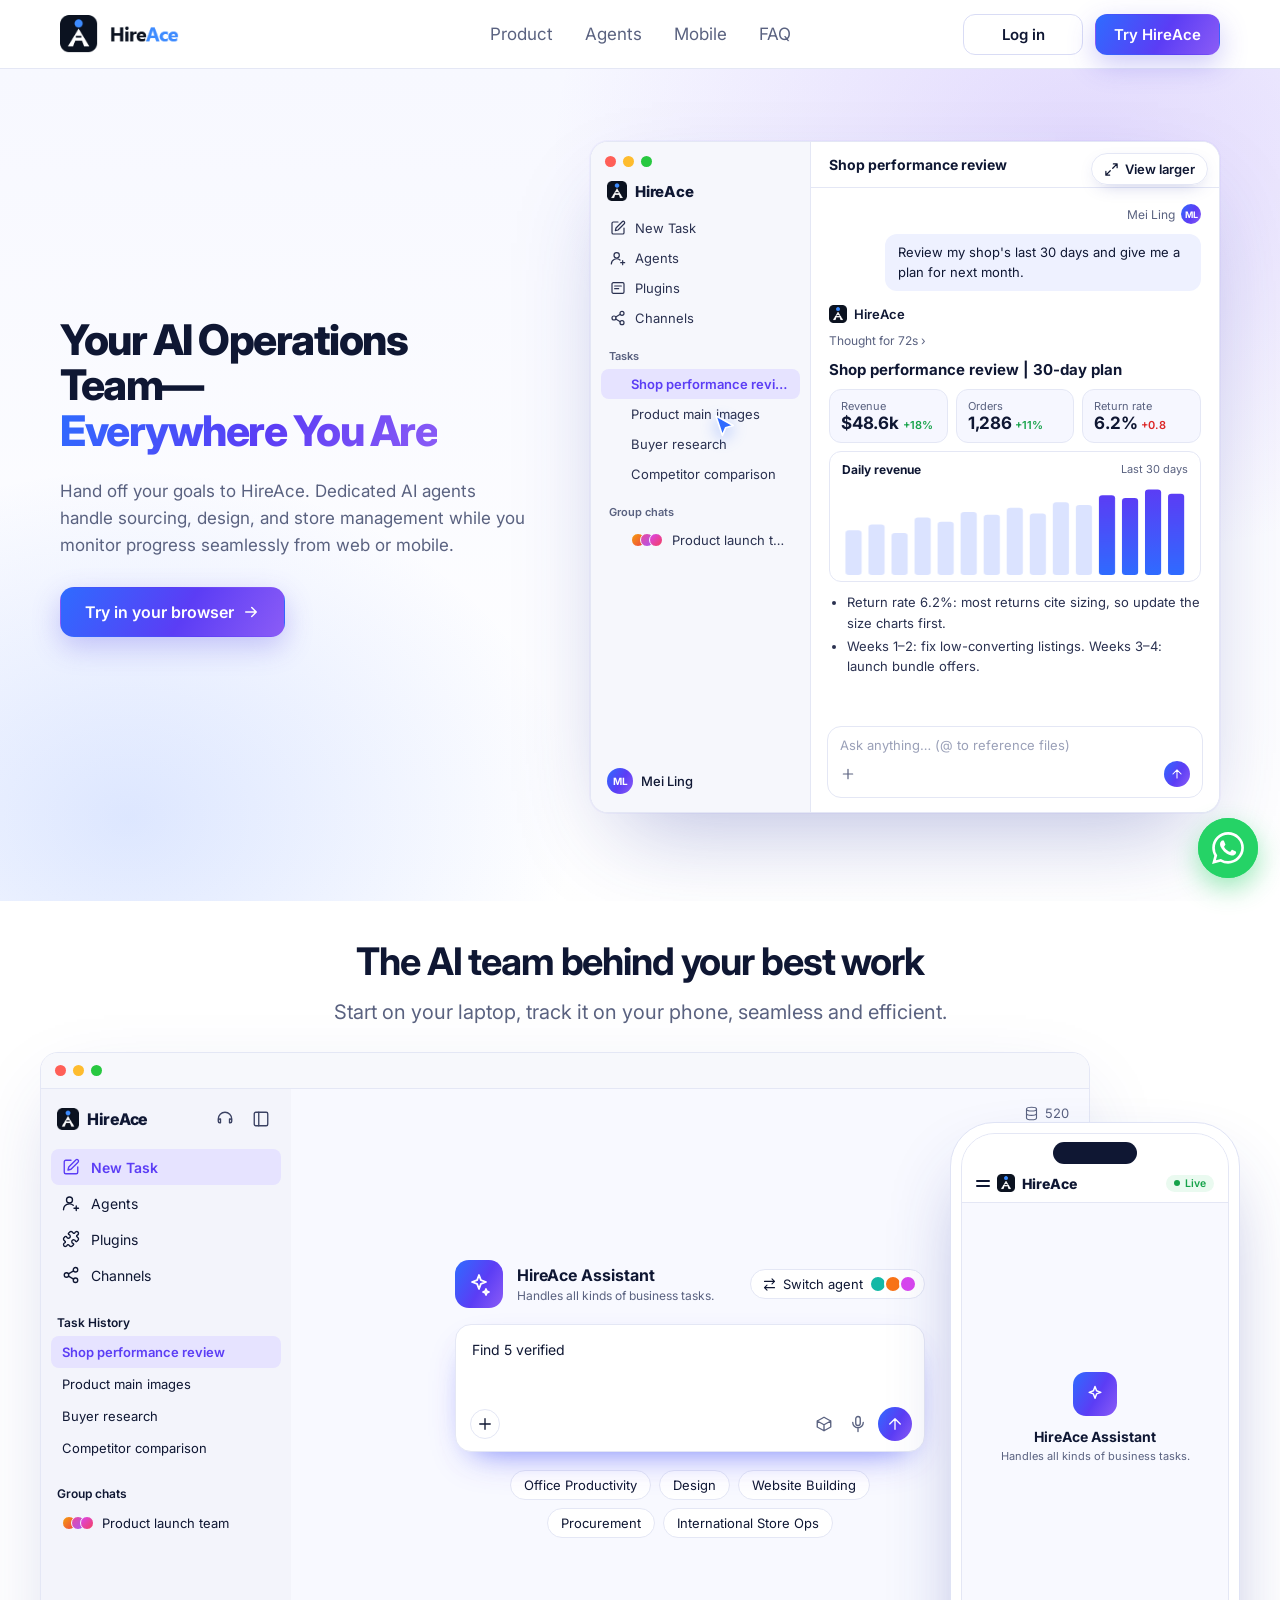
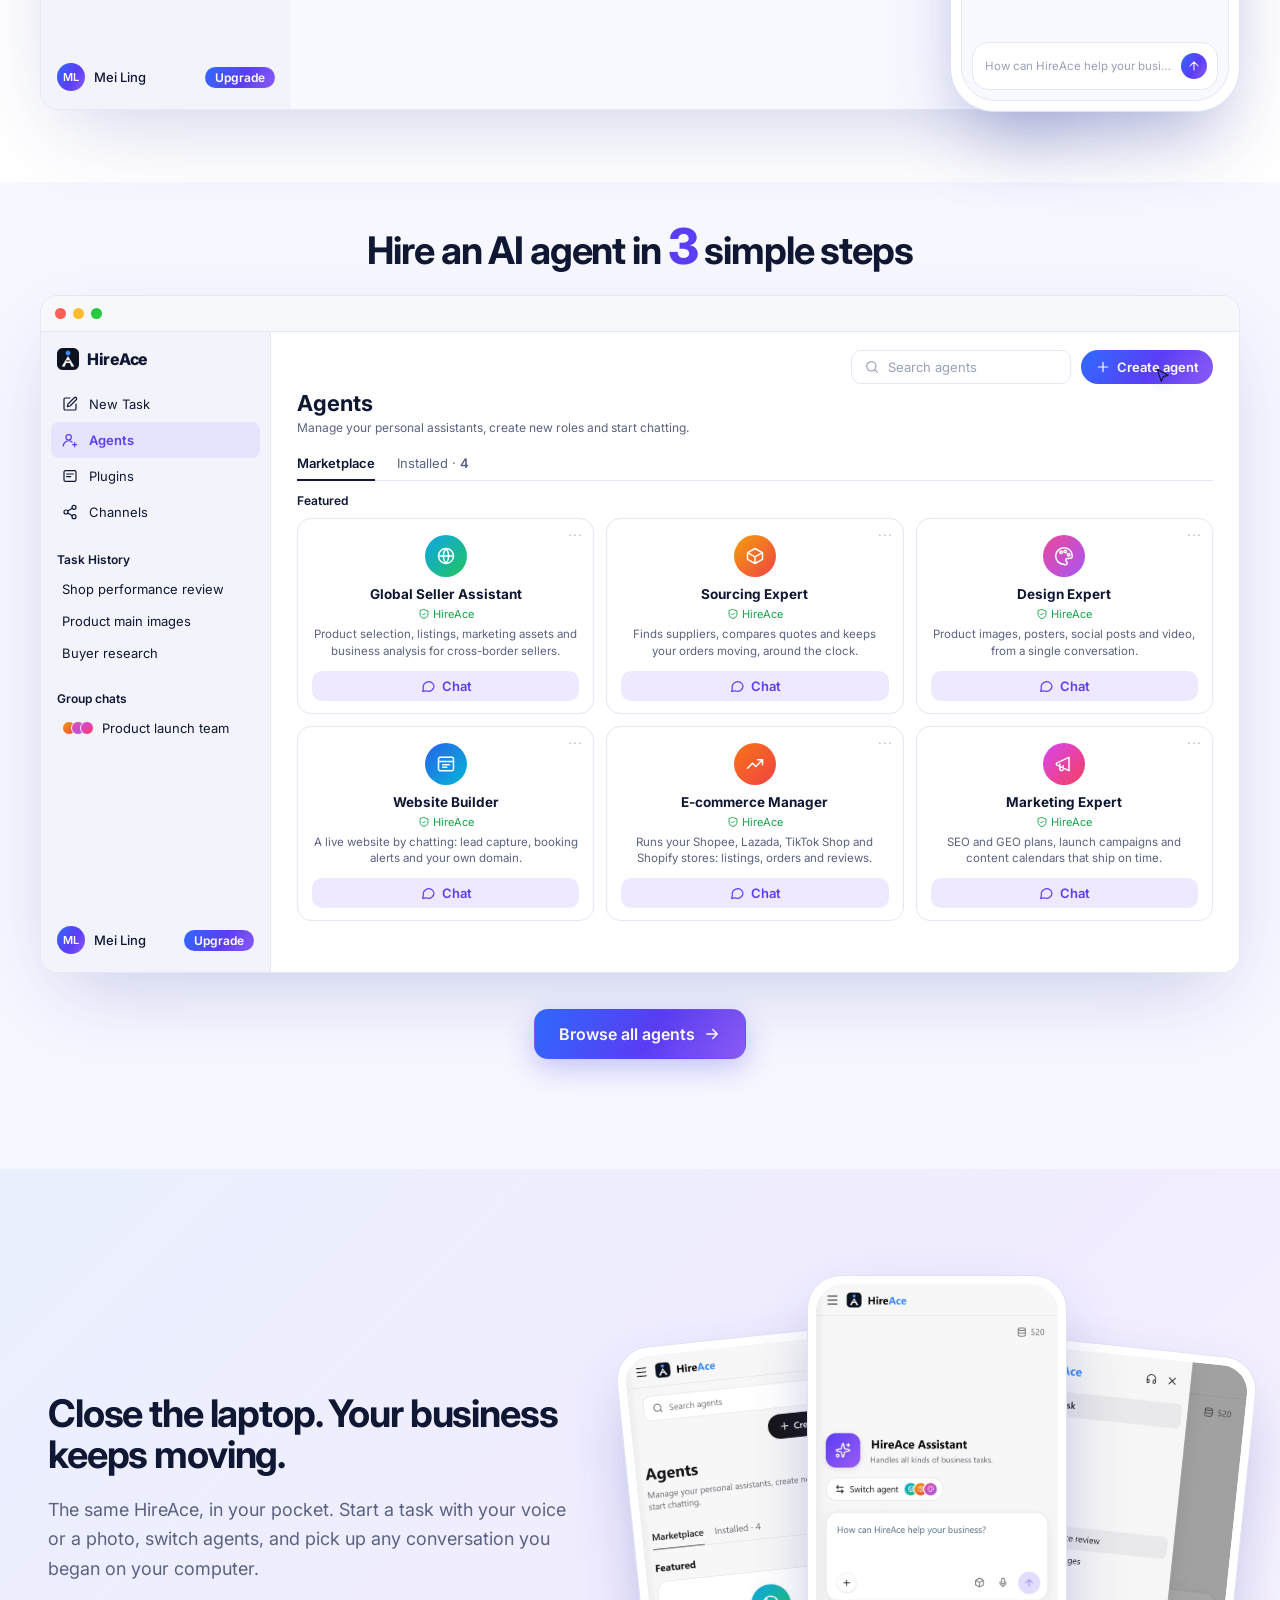
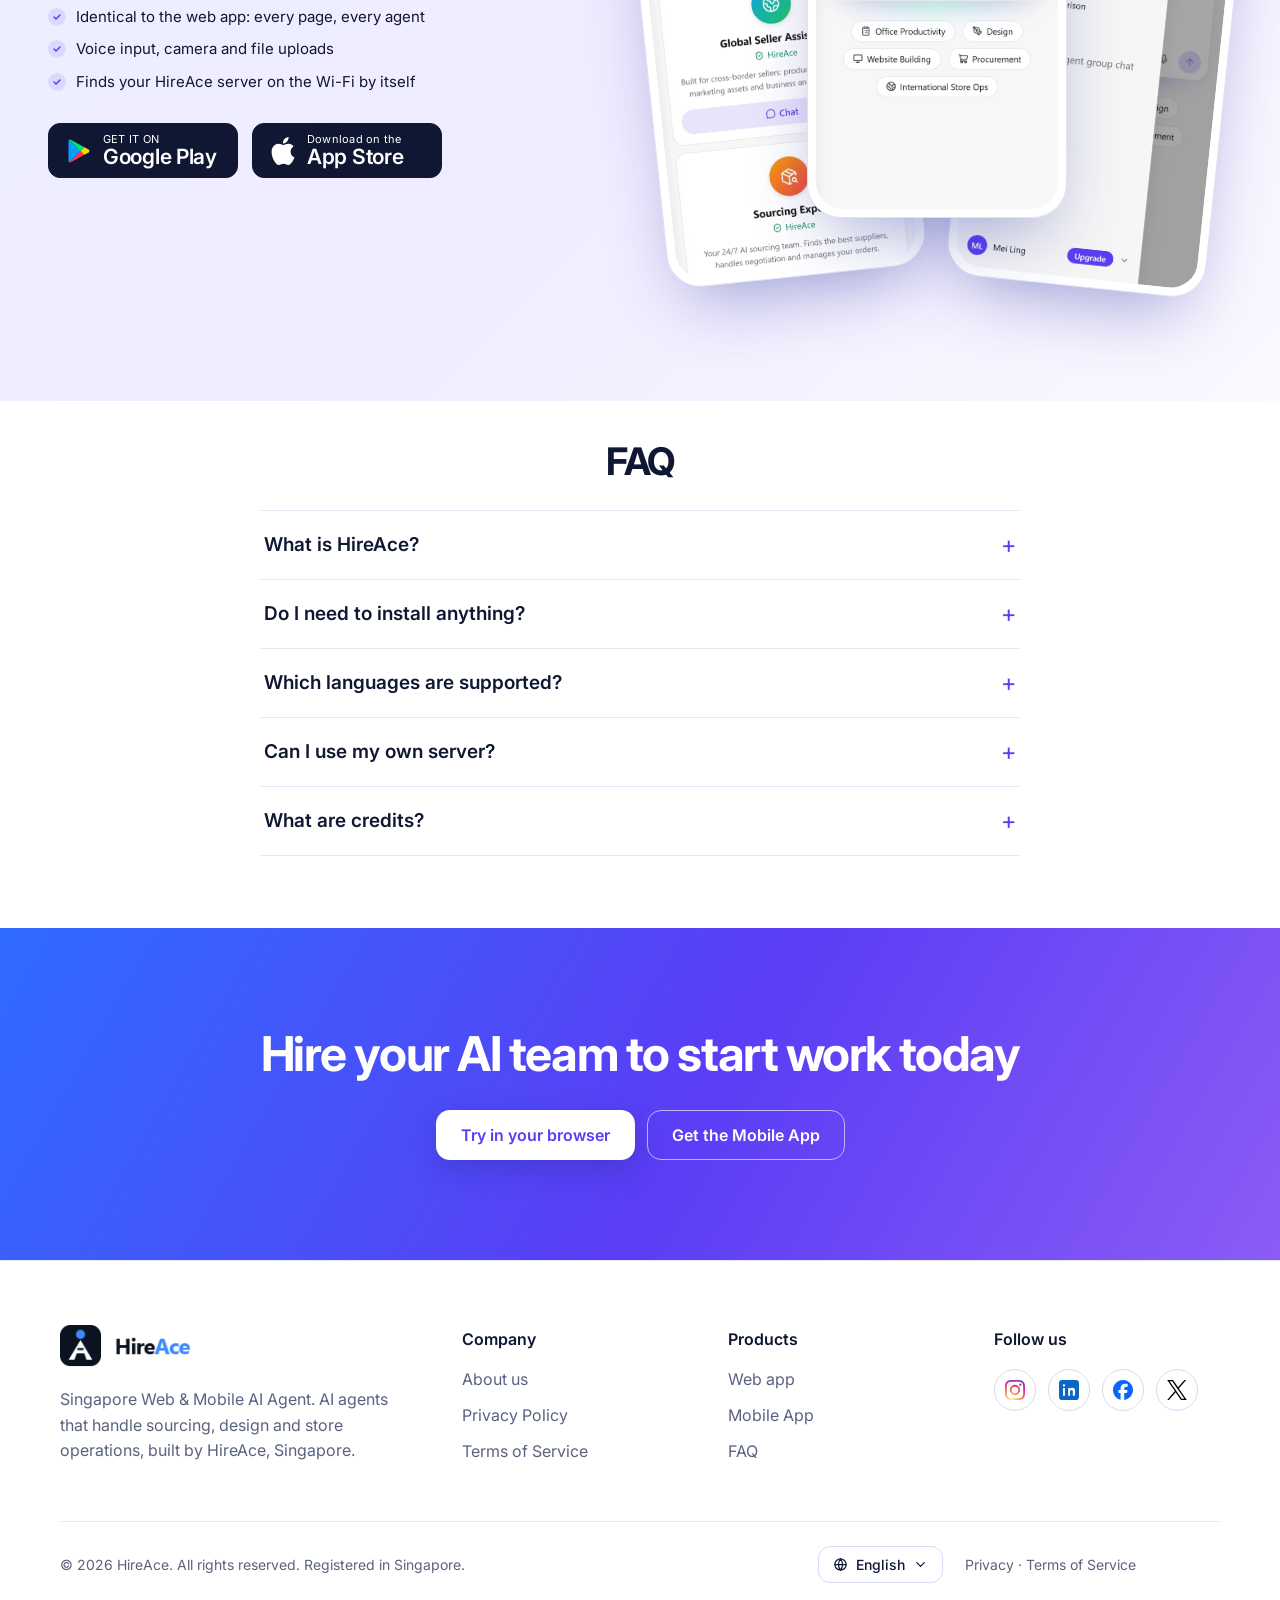
<file: index.html>
<!doctype html>
<html data-app-soon lang="en">
<head>
  <meta charset="utf-8" />
  <meta name="viewport" content="width=device-width, initial-scale=1" />
  <title>HireAce — Singapore Web &amp; Mobile AI Agent</title>
  <meta name="description" content="HireAce is your AI business team on the web and on your phone: specialist agents for sourcing, design, websites and store operations, in English, 中文 and Bahasa Melayu." />
  <meta property="og:title" content="HireAce — Singapore Web & Mobile AI Agent" />
  <meta property="og:description" content="Your AI business team on the web and on your phone." />
  <meta property="og:image" content="assets/img/desk-agents-light.webp?v=2" />
  <meta name="theme-color" content="#ffffff" />
  <link rel="icon" href="assets/img/logo.png?v=2" type="image/png" />
  <link rel="apple-touch-icon" href="assets/img/logo.png?v=2" />
  <link rel="preconnect" href="https://fonts.googleapis.com" />
  <link rel="preconnect" href="https://fonts.gstatic.com" crossorigin />
  <link href="https://fonts.googleapis.com/css2?family=Inter:wght@400;500;600;700;800&display=swap" rel="stylesheet" />
  <link rel="stylesheet" href="assets/styles.css?v=20261102c" />
</head>
<body>
  <!-- ============ NAV ============ -->
  <header class="nav" id="top">
    <div class="wrap nav-inner">
      <a class="brand" href="/main" aria-label="HireAce">
        <img class="brand-wordmark" src="assets/img/logo-wordmark.png?v=2" alt="HireAce" width="144" height="46" />
      </a>
      <nav class="nav-links" aria-label="Main">
        <a href="/product" data-i18n="nav.product">Product</a>
        <a href="/agents" data-i18n="nav.agents">Agents</a>
        <a href="/mobile" data-i18n="nav.mobile">Mobile</a>
        <a href="/faq" data-i18n="nav.faq">FAQ</a>
      </nav>
      <div class="nav-actions">
        <a class="nav-login" href="/task/app/login" data-i18n="nav.login">Log in</a>
        <a class="btn btn-light" href="/task/app/login" data-i18n="nav.try">Try HireAce</a>
        <button class="nav-burger" aria-label="Menu" aria-expanded="false"><span></span><span></span></button>
      </div>
    </div>
    <div class="nav-mobile" hidden>
      <a href="/product" data-i18n="nav.product">Product</a>
      <a href="/agents" data-i18n="nav.agents">Agents</a>
      <a href="/mobile" data-i18n="nav.mobile">Mobile</a>
      <a href="/faq" data-i18n="nav.faq">FAQ</a>
      <a class="btn btn-accent" href="/task/app/login" data-i18n="nav.try">Try HireAce</a>
    </div>
  </header>

  <main>
    <!-- ============ HERO (dark) ============ -->
    <section class="hero">
      <div class="hero-glow" aria-hidden="true"></div>
      <div class="wrap hero-inner">
        <div class="hero-copy">
          <h1 class="hero-title">
            <span class="line"><span data-i18n="hero.t1">Your AI Operations Team—</span></span>
            <span class="line"><span class="grad" data-i18n="hero.t2">Everywhere You Are</span></span>
          </h1>
          <p class="hero-sub" data-i18n="hero.sub">Hand off your goals to HireAce. Dedicated AI agents handle sourcing, design, and store management while you monitor progress seamlessly from web or mobile.</p>
          <div class="hero-ctas">
            <a class="btn btn-accent btn-lg" href="/task/app/login"><span data-i18n="hero.ctaWeb">Try in your browser</span> <svg class="i" viewBox="0 0 24 24"><path d="M5 12h14M13 6l6 6-6 6"/></svg></a>

          </div>

        </div>
        <!-- Live app mock: a cursor opens tasks and the chat fills in (visitors can click tasks too) -->
        <div class="hero-visual">
          <div class="window hx" id="hx">
            <div class="hx-body">
              <aside class="hx-side">
                <div class="hx-bar"><i></i><i></i><i></i></div>
                <div class="hx-brand"><img src="assets/img/logo.png?v=2" alt="" width="20" height="20" /><b>HireAce</b></div>
                <nav class="hx-nav">
                  <span><svg viewBox="0 0 24 24"><path d="M12 3H5a2 2 0 0 0-2 2v14a2 2 0 0 0 2 2h14a2 2 0 0 0 2-2v-7M18.4 2.6a2 2 0 0 1 3 3L12 15l-4 1 1-4z"/></svg><em data-i18n="demo.newTask">New Task</em></span>
                  <span><svg viewBox="0 0 24 24"><circle cx="10" cy="8" r="4"/><path d="M2 21a8 8 0 0 1 13-6M19 16v6M16 19h6"/></svg><em data-i18n="nav.agents">Agents</em></span>
                  <span><svg viewBox="0 0 24 24"><rect x="3" y="4" width="18" height="16" rx="2"/><path d="M7 9h10M7 13h6"/></svg><em data-i18n="demo.plugins">Plugins</em></span>
                  <span><svg viewBox="0 0 24 24"><circle cx="18" cy="5" r="3"/><circle cx="6" cy="12" r="3"/><circle cx="18" cy="19" r="3"/><path d="M8.6 13.5l6.8 4M15.4 6.5l-6.8 4"/></svg><em data-i18n="demo.channels">Channels</em></span>
                </nav>
                <p class="hx-sec" data-i18n="hx.tasks">Tasks</p>
                <div class="hx-tasks">
                  <button type="button" data-task="0"><span class="hx-spin"></span><em data-i18n="demo.t1">Shop performance review</em></button>
                  <button type="button" data-task="1"><span class="hx-spin"></span><em data-i18n="demo.t2">Product main images</em></button>
                  <button type="button" data-task="2"><span class="hx-spin"></span><em data-i18n="demo.t3">Buyer research</em></button>
                  <button type="button" data-task="3"><span class="hx-spin"></span><em data-i18n="demo.t4">Competitor comparison</em></button>
                </div>
                <p class="hx-sec" data-i18n="hx.groups">Group chats</p>
                <div class="hx-tasks">
                  <button type="button" data-task="4"><span class="hx-spin"></span><span class="hx-gstack"><i style="--c1:#f59e0b;--c2:#ef4444"></i><i style="--c1:#ec4899;--c2:#a855f7"></i><i style="--c1:#d946ef;--c2:#f43f5e"></i></span><em data-i18n="demo.t5">Product launch team</em></button>
                </div>
                <div class="hx-user"><span>ML</span><b>Mei Ling</b></div>
              </aside>
              <section class="hx-main">
                <header class="hx-head"><b class="hx-title"></b></header>
                <div class="hx-chat" aria-live="polite"></div>
                <div class="hx-composer">
                  <span data-i18n="hx.ask">Ask anything… (@ to reference files)</span>
                  <div><svg viewBox="0 0 24 24"><path d="M12 5v14M5 12h14"/></svg><i></i><b><svg viewBox="0 0 24 24"><path d="M12 19V5M5 12l7-7 7 7"/></svg></b></div>
                </div>
              </section>
            </div>
            <div class="hx-cursor" aria-hidden="true">
              <svg viewBox="0 0 24 24"><path d="M4 2l16 9-7 2-3 7z"/></svg>
              <span data-i18n="hx.click">Click to explore</span>
            </div>
          </div>
        </div>
      </div>
    </section>

    <!-- ============ PRODUCT (light, serif) ============ -->
    <section class="section light" id="product">
      <div class="wrap center">
        <h2 class="serif display" data-i18n="product.title">The AI team behind your best work</h2>
        <p class="lead" data-i18n="product.sub">Start on your laptop, track it on your phone, seamless and efficient.</p>
      </div>
      <!-- Interactive preview of the New Task screen: type, press Enter, get a "this is a preview" reply -->
      <div class="wrap showcase duo reveal">
        <div class="window light-window demo" id="demo">
          <div class="window-bar"><i></i><i></i><i></i></div>
          <div class="demo-body">
            <aside class="demo-side">
              <div class="demo-brand"><img src="assets/img/logo.png?v=2" alt="" width="22" height="22" /><b>HireAce</b>
                <span class="demo-ico"><svg viewBox="0 0 24 24"><path d="M3 14v-2a9 9 0 0 1 18 0v2M21 15a2 2 0 0 1-2 2h-1v-5h1a2 2 0 0 1 2 2zM3 15a2 2 0 0 0 2 2h1v-5H5a2 2 0 0 0-2 2z"/></svg></span>
                <span class="demo-ico"><svg viewBox="0 0 24 24"><rect x="3" y="3" width="18" height="18" rx="2"/><path d="M9 3v18"/></svg></span>
              </div>
              <nav class="demo-nav">
                <a class="on"><svg viewBox="0 0 24 24"><path d="M12 3H5a2 2 0 0 0-2 2v14a2 2 0 0 0 2 2h14a2 2 0 0 0 2-2v-7M18.4 2.6a2 2 0 0 1 3 3L12 15l-4 1 1-4z"/></svg><span data-i18n="demo.newTask">New Task</span></a>
                <a><svg viewBox="0 0 24 24"><circle cx="10" cy="8" r="4"/><path d="M2 21a8 8 0 0 1 13-6M19 16v6M16 19h6"/></svg><span data-i18n="nav.agents">Agents</span></a>
                <a><svg viewBox="0 0 24 24"><path d="M19.44 7.85c-.05.32.06.65.29.88l1.57 1.57c.47.47.7 1.09.7 1.7s-.23 1.24-.7 1.71l-1.61 1.61a.98.98 0 0 1-.84.28c-.47-.07-.8-.48-.97-.93a2.5 2.5 0 1 0-3.21 3.21c.45.17.86.5.93.97a.98.98 0 0 1-.28.84l-1.61 1.61a2.4 2.4 0 0 1-1.7.7 2.4 2.4 0 0 1-1.7-.7l-1.57-1.57a1.03 1.03 0 0 0-.88-.29c-.49.07-.84.5-1.02.97a2.5 2.5 0 1 1-3.24-3.24c.46-.18.9-.53.97-1.02a1.03 1.03 0 0 0-.29-.88l-1.57-1.57A2.4 2.4 0 0 1 2 12c0-.62.24-1.23.7-1.7l1.53-1.53c.24-.24.58-.35.92-.3.51.08.88.53 1.07 1.01a2.5 2.5 0 1 0 3.26-3.26c-.48-.2-.93-.56-1.01-1.07-.05-.34.06-.68.3-.92L10.3 2.7A2.4 2.4 0 0 1 12 2c.62 0 1.23.24 1.7.7l1.57 1.57c.23.23.56.34.88.29.49-.07.84-.5 1.02-.97a2.5 2.5 0 1 1 3.24 3.24c-.46.18-.9.53-.97 1.02z"/></svg><span data-i18n="demo.plugins">Plugins</span></a>
                <a><svg viewBox="0 0 24 24"><circle cx="18" cy="5" r="3"/><circle cx="6" cy="12" r="3"/><circle cx="18" cy="19" r="3"/><path d="M8.6 13.5l6.8 4M15.4 6.5l-6.8 4"/></svg><span data-i18n="demo.channels">Channels</span></a>
              </nav>
              <p class="demo-sec" data-i18n="demo.history">Task History</p>
              <div class="demo-tasks">
                <a class="on" data-i18n="demo.t1">Shop performance review</a>
                <a data-i18n="demo.t2">Product main images</a>
                <a data-i18n="demo.t3">Buyer research</a>
                <a data-i18n="demo.t4">Competitor comparison</a>
              </div>
              <p class="demo-sec" data-i18n="hx.groups">Group chats</p>
              <div class="demo-tasks demo-groups">
                <a><span class="hx-gstack"><i style="--c1:#f59e0b;--c2:#ef4444"></i><i style="--c1:#ec4899;--c2:#a855f7"></i><i style="--c1:#d946ef;--c2:#f43f5e"></i></span><span data-i18n="demo.t5">Product launch team</span></a>
              </div>
              <div class="demo-user"><span>ML</span><b>Mei Ling</b><em data-i18n="demo.upgrade">Upgrade</em></div>
            </aside>

            <section class="demo-main">
              <div class="demo-credits"><svg viewBox="0 0 24 24"><ellipse cx="12" cy="5" rx="8" ry="3"/><path d="M4 5v14c0 1.7 3.6 3 8 3s8-1.3 8-3V5M4 12c0 1.7 3.6 3 8 3s8-1.3 8-3"/></svg>520</div>

              <!-- Home (before sending) -->
              <div class="demo-home">
                <div class="demo-head">
                  <span class="demo-av"><svg viewBox="0 0 24 24"><path d="M12 3l1.9 5.1L19 10l-5.1 1.9L12 17l-1.9-5.1L5 10l5.1-1.9zM19 17l.8 2.2L22 20l-2.2.8L19 23l-.8-2.2L16 20l2.2-.8z"/></svg></span>
                  <div><b data-i18n="demo.agent">HireAce Assistant</b><small data-i18n="demo.agentDesc">Handles all kinds of business tasks.</small></div>
                  <span class="demo-switch"><svg viewBox="0 0 24 24"><path d="M16 3l4 4-4 4M20 7H4M8 21l-4-4 4-4M4 17h16"/></svg><span data-i18n="demo.switch">Switch agent</span><i style="--c:#14b8a6"></i><i style="--c:#f97316"></i><i style="--c:#d946ef"></i></span>
                </div>
              </div>

              <!-- Conversation (after sending) -->
              <div class="demo-chat" aria-live="polite"></div>

              <form class="demo-composer" autocomplete="off">
                <textarea rows="3" data-i18n-placeholder="demo.placeholder" placeholder="How can HireAce help your business?" aria-label="Message"></textarea>
                <div class="demo-bar">
                  <span class="demo-round"><svg viewBox="0 0 24 24"><path d="M12 5v14M5 12h14"/></svg></span>
                  <span class="demo-spacer"></span>
                  <span class="demo-ico"><svg viewBox="0 0 24 24"><path d="M21 8l-9-5-9 5 9 5 9-5zM3 8v8l9 5 9-5V8M12 13v8"/></svg></span>
                  <span class="demo-ico"><svg viewBox="0 0 24 24"><rect x="9" y="2" width="6" height="12" rx="3"/><path d="M5 10a7 7 0 0 0 14 0M12 17v5"/></svg></span>
                  <button type="submit" class="demo-send" aria-label="Send" disabled><svg viewBox="0 0 24 24"><path d="M12 19V5M5 12l7-7 7 7"/></svg></button>
                </div>
              </form>
              <div class="demo-chips">
                <button type="button" data-i18n="demo.c1" data-prompt="demo.p1">Office Productivity</button>
                <button type="button" data-i18n="demo.c2" data-prompt="demo.p2">Design</button>
                <button type="button" data-i18n="demo.c3" data-prompt="demo.p3">Website Building</button>
                <button type="button" data-i18n="demo.c4" data-prompt="demo.p4">Procurement</button>
                <button type="button" data-i18n="demo.c5" data-prompt="demo.p5">International Store Ops</button>
              </div>
            </section>
          </div>
        </div>

        <!-- Phone mirror: the same task running on Android at the same time -->
        <div class="demo-phone" aria-hidden="true">
          <div class="dp-screen">
            <div class="dp-notch"></div>
            <div class="dp-top"><span class="dp-burger"><i></i><i></i></span><img src="assets/img/logo.png?v=2" alt="" width="18" height="18" /><b>HireAce</b><span class="dp-live" data-i18n="auto.live">Live</span></div>
            <div class="dp-home">
              <span class="dp-av"><svg viewBox="0 0 24 24"><path d="M12 3l1.9 5.1L19 10l-5.1 1.9L12 17l-1.9-5.1L5 10l5.1-1.9z"/></svg></span>
              <b data-i18n="demo.agent">HireAce Assistant</b>
              <small data-i18n="demo.agentDesc">Handles all kinds of business tasks.</small>
            </div>
            <div class="dp-chat"></div>
            <div class="dp-composer"><span data-i18n="demo.placeholder">How can HireAce help your business?</span><b><svg viewBox="0 0 24 24"><path d="M12 19V5M5 12l7-7 7 7"/></svg></b></div>
          </div>
        </div>
      </div>
    </section>

    <!-- ============ AGENTS GALLERY ============ -->
    <section class="section soft" id="agents">
      <div class="wrap center">
        <h2 class="serif display sm" data-i18n="agents.title">Hire an AI agent in <span class="num-hl">3</span> simple steps</h2>
      </div>
      <!-- Live copy of the app's Agents page: a cursor adds an agent and creates a custom one (visitors can click too) -->
      <div class="wrap agmock-wrap reveal">
        <div class="window light-window agmock" id="agmock">
          <div class="window-bar"><i></i><i></i><i></i></div>
          <div class="ag-body">
            <aside class="demo-side ag-side">
              <div class="demo-brand"><img src="assets/img/logo.png?v=2" alt="" width="22" height="22" /><b>HireAce</b></div>
              <nav class="demo-nav">
                <a><svg viewBox="0 0 24 24"><path d="M12 3H5a2 2 0 0 0-2 2v14a2 2 0 0 0 2 2h14a2 2 0 0 0 2-2v-7M18.4 2.6a2 2 0 0 1 3 3L12 15l-4 1 1-4z"/></svg><span data-i18n="demo.newTask">New Task</span></a>
                <a class="on"><svg viewBox="0 0 24 24"><circle cx="10" cy="8" r="4"/><path d="M2 21a8 8 0 0 1 13-6M19 16v6M16 19h6"/></svg><span data-i18n="nav.agents">Agents</span></a>
                <a><svg viewBox="0 0 24 24"><rect x="3" y="4" width="18" height="16" rx="2"/><path d="M7 9h10M7 13h6"/></svg><span data-i18n="demo.plugins">Plugins</span></a>
                <a><svg viewBox="0 0 24 24"><circle cx="18" cy="5" r="3"/><circle cx="6" cy="12" r="3"/><circle cx="18" cy="19" r="3"/><path d="M8.6 13.5l6.8 4M15.4 6.5l-6.8 4"/></svg><span data-i18n="demo.channels">Channels</span></a>
              </nav>
              <p class="demo-sec" data-i18n="demo.history">Task History</p>
              <div class="demo-tasks">
                <a data-i18n="demo.t1">Shop performance review</a>
                <a data-i18n="demo.t2">Product main images</a>
                <a data-i18n="demo.t3">Buyer research</a>
              </div>
              <p class="demo-sec" data-i18n="hx.groups">Group chats</p>
              <div class="demo-tasks demo-groups">
                <a><span class="hx-gstack"><i style="--c1:#f59e0b;--c2:#ef4444"></i><i style="--c1:#ec4899;--c2:#a855f7"></i><i style="--c1:#d946ef;--c2:#f43f5e"></i></span><span data-i18n="demo.t5">Product launch team</span></a>
              </div>
              <div class="demo-user"><span>ML</span><b>Mei Ling</b><em data-i18n="demo.upgrade">Upgrade</em></div>
            </aside>
            <section class="ag-main">
              <div class="ag-top">
                <div class="ag-search"><svg viewBox="0 0 24 24"><circle cx="11" cy="11" r="7"/><path d="M20 20l-4-4"/></svg><span data-i18n="ag.search">Search agents</span></div>
                <button type="button" class="ag-create"><svg viewBox="0 0 24 24"><path d="M12 5v14M5 12h14"/></svg><span data-i18n="ag.create">Create agent</span></button>
              </div>
              <h3 data-i18n="nav.agents">Agents</h3>
              <p class="ag-sub" data-i18n="ag.sub">Manage your personal assistants, create new roles and start chatting.</p>
              <div class="ag-tabs"><span class="on" data-i18n="ag.market">Marketplace</span><span><em data-i18n="ag.installed">Installed</em> · <b class="ag-count">4</b></span></div>
              <p class="ag-sec" data-i18n="ag.featured">Featured</p>
              <div class="ag-grid">
            <div class="ag-card" data-agent="1">
              <span class="ag-more">···</span>
              <span class="ag-av" style="--c1:#0ea5e9;--c2:#22c55e"><svg viewBox="0 0 24 24"><circle cx="12" cy="12" r="9"/><path d="M3 12h18M12 3a14 14 0 0 1 0 18M12 3a14 14 0 0 0 0 18"/></svg></span>
              <b data-i18n="a1.name"></b>
              <span class="ag-by"><svg viewBox="0 0 24 24"><path d="M12 3l8 3v6c0 4.5-3.4 8.3-8 9-4.6-.7-8-4.5-8-9V6z"/><path d="M9 12l2 2 4-4"/></svg>HireAce</span>
              <p data-i18n="a1.desc"></p>
              <button type="button" class="ag-chat"><svg viewBox="0 0 24 24"><path d="M21 12a8 8 0 0 1-11.5 7.2L4 20l1-4.6A8 8 0 1 1 21 12z"/></svg><span data-i18n="ag.chat">Chat</span></button>
            </div>
            <div class="ag-card" data-agent="2">
              <span class="ag-more">···</span>
              <span class="ag-av" style="--c1:#f59e0b;--c2:#ef4444"><svg viewBox="0 0 24 24"><path d="M21 8l-9-5-9 5 9 5 9-5zM3 8v8l9 5 9-5V8M12 13v8"/></svg></span>
              <b data-i18n="a2.name"></b>
              <span class="ag-by"><svg viewBox="0 0 24 24"><path d="M12 3l8 3v6c0 4.5-3.4 8.3-8 9-4.6-.7-8-4.5-8-9V6z"/><path d="M9 12l2 2 4-4"/></svg>HireAce</span>
              <p data-i18n="a2.desc"></p>
              <button type="button" class="ag-chat"><svg viewBox="0 0 24 24"><path d="M21 12a8 8 0 0 1-11.5 7.2L4 20l1-4.6A8 8 0 1 1 21 12z"/></svg><span data-i18n="ag.chat">Chat</span></button>
            </div>
            <div class="ag-card" data-agent="3">
              <span class="ag-more">···</span>
              <span class="ag-av" style="--c1:#ec4899;--c2:#a855f7"><svg viewBox="0 0 24 24"><circle cx="13.5" cy="6.5" r="1.5"/><circle cx="17.5" cy="10.5" r="1.5"/><circle cx="8.5" cy="7.5" r="1.5"/><path d="M12 22a10 10 0 1 1 10-10c0 2-2 3-4 3h-2a2 2 0 0 0-1 3.7A2 2 0 0 1 12 22z"/></svg></span>
              <b data-i18n="a3.name"></b>
              <span class="ag-by"><svg viewBox="0 0 24 24"><path d="M12 3l8 3v6c0 4.5-3.4 8.3-8 9-4.6-.7-8-4.5-8-9V6z"/><path d="M9 12l2 2 4-4"/></svg>HireAce</span>
              <p data-i18n="a3.desc"></p>
              <button type="button" class="ag-chat"><svg viewBox="0 0 24 24"><path d="M21 12a8 8 0 0 1-11.5 7.2L4 20l1-4.6A8 8 0 1 1 21 12z"/></svg><span data-i18n="ag.chat">Chat</span></button>
            </div>
            <div class="ag-card" data-agent="4">
              <span class="ag-more">···</span>
              <span class="ag-av" style="--c1:#2563eb;--c2:#06b6d4"><svg viewBox="0 0 24 24"><rect x="3" y="4" width="18" height="16" rx="2"/><path d="M3 9h18M8 13h8M8 16h5"/></svg></span>
              <b data-i18n="a4.name"></b>
              <span class="ag-by"><svg viewBox="0 0 24 24"><path d="M12 3l8 3v6c0 4.5-3.4 8.3-8 9-4.6-.7-8-4.5-8-9V6z"/><path d="M9 12l2 2 4-4"/></svg>HireAce</span>
              <p data-i18n="a4.desc"></p>
              <button type="button" class="ag-chat"><svg viewBox="0 0 24 24"><path d="M21 12a8 8 0 0 1-11.5 7.2L4 20l1-4.6A8 8 0 1 1 21 12z"/></svg><span data-i18n="ag.chat">Chat</span></button>
            </div>
            <div class="ag-card" data-agent="5">
              <span class="ag-more">···</span>
              <span class="ag-av" style="--c1:#f97316;--c2:#ef4444"><svg viewBox="0 0 24 24"><path d="M3 17l6-6 4 4 8-8M15 7h6v6"/></svg></span>
              <b data-i18n="a5.name"></b>
              <span class="ag-by"><svg viewBox="0 0 24 24"><path d="M12 3l8 3v6c0 4.5-3.4 8.3-8 9-4.6-.7-8-4.5-8-9V6z"/><path d="M9 12l2 2 4-4"/></svg>HireAce</span>
              <p data-i18n="a5.desc"></p>
              <button type="button" class="ag-chat"><svg viewBox="0 0 24 24"><path d="M21 12a8 8 0 0 1-11.5 7.2L4 20l1-4.6A8 8 0 1 1 21 12z"/></svg><span data-i18n="ag.chat">Chat</span></button>
            </div>
            <div class="ag-card" data-agent="6">
              <span class="ag-more">···</span>
              <span class="ag-av" style="--c1:#d946ef;--c2:#f43f5e"><svg viewBox="0 0 24 24"><path d="M3 11l15-7v16L3 13zM7 12v6a2 2 0 0 0 4 0v-4"/></svg></span>
              <b data-i18n="a6.name"></b>
              <span class="ag-by"><svg viewBox="0 0 24 24"><path d="M12 3l8 3v6c0 4.5-3.4 8.3-8 9-4.6-.7-8-4.5-8-9V6z"/><path d="M9 12l2 2 4-4"/></svg>HireAce</span>
              <p data-i18n="a6.desc"></p>
              <button type="button" class="ag-chat"><svg viewBox="0 0 24 24"><path d="M21 12a8 8 0 0 1-11.5 7.2L4 20l1-4.6A8 8 0 1 1 21 12z"/></svg><span data-i18n="ag.chat">Chat</span></button>
            </div>
              </div>
              <div class="ag-modal" hidden>
                <div class="ag-dialog">
                  <b data-i18n="ag.create">Create agent</b>
                  <label><span data-i18n="ag.nameLabel">Agent name</span><div class="ag-input"><span class="ag-typed"></span><i class="ag-caret"></i></div></label>
                  <label><span data-i18n="ag.roleLabel">What does it do?</span><div class="ag-input ag-role"></div></label>
                  <div class="ag-actions"><button type="button" class="ag-cancel" data-i18n="ag.cancel">Cancel</button><button type="button" class="ag-confirm" data-i18n="ag.confirm">Create</button></div>
                </div>
              </div>
              <div class="ag-toast" role="status"></div>
            </section>
          </div>
          <div class="hx-cursor ag-cursor" aria-hidden="true">
            <svg viewBox="0 0 24 24"><path d="M4 2l16 9-7 2-3 7z"/></svg>
            <span></span>
          </div>
        </div>
      </div>
      <div class="wrap center"><a class="btn btn-accent btn-lg" href="/task/app/login"><span data-i18n="agents.cta">Browse all agents</span> <svg class="i" viewBox="0 0 24 24"><path d="M5 12h14M13 6l6 6-6 6"/></svg></a></div>
    </section>

    <!-- ============ MOBILE (dark) ============ -->
    <section class="section dark" id="mobile">
      <div class="wrap mobile">
        <div class="mobile-copy reveal">
          <h2 class="serif display sm on-dark" data-i18n="mobile.title">Close the laptop. Your business keeps moving.</h2>
          <p class="on-dark-muted" data-i18n="mobile.body">The same HireAce, in your pocket. Start a task with your voice or a photo, switch agents, and pick up any conversation you began on your computer.</p>
          <ul class="checks on-dark">
            <li data-i18n="mobile.b1">Identical to the web app: every page, every agent</li>
            <li data-i18n="mobile.b2">Voice input, camera and file uploads</li>
            <li data-i18n="mobile.b3">Finds your HireAce server on the Wi-Fi by itself</li>
          </ul>
          <div class="stores">
            <a class="store" href="/task/app/login" aria-label="Get it on Google Play">
              <svg class="gp" viewBox="0 0 24 24"><path d="M3.6 2.3 13.3 12 3.6 21.7c-.4-.2-.6-.7-.6-1.2V3.5c0-.5.2-1 .6-1.2z" fill="#00A0FF"/><path d="M16.6 8.7 13.3 12 3.6 2.3c.3-.2.8-.2 1.3.1z" fill="#00E676"/><path d="M16.6 15.3 4.9 21.6c-.5.3-1 .3-1.3.1L13.3 12z" fill="#FF3A44"/><path d="M20.3 10.8c.9.5.9 1.9 0 2.4l-3.7 2.1L13.3 12l3.3-3.3z" fill="#FFD500"/></svg>
              <span><small data-i18n="store.gpTop">GET IT ON</small><b>Google Play</b></span>
            </a>
            <a class="store" href="/task/app/login" aria-label="Download on the App Store">
              <svg viewBox="0 0 24 24"><path d="M12.152 6.896c-.948 0-2.415-1.078-3.96-1.04-2.04.027-3.91 1.183-4.961 3.014-2.117 3.675-.546 9.103 1.519 12.09 1.013 1.454 2.208 3.09 3.792 3.039 1.52-.065 2.09-.987 3.935-.987 1.831 0 2.35.987 3.96.948 1.637-.026 2.676-1.48 3.676-2.948 1.156-1.688 1.636-3.325 1.662-3.415-.039-.013-3.182-1.221-3.22-4.857-.026-3.04 2.48-4.494 2.597-4.559-1.429-2.09-3.623-2.324-4.39-2.376-2-.156-3.675 1.09-4.61 1.09zM15.53 3.83c.843-1.012 1.4-2.427 1.245-3.83-1.207.052-2.662.805-3.532 1.818-.78.896-1.454 2.338-1.273 3.714 1.338.104 2.715-.688 3.559-1.701"/></svg>
              <span><small data-i18n="store.asTop">Download on the</small><b>App Store</b></span>
            </a>
          </div>
        </div>
        <div class="phones reveal">
          <div class="phone p1"><img src="assets/img/phone-agents.webp?v=2" alt="Agents on the phone" loading="lazy" width="393" height="852" /></div>
          <div class="phone p2"><img src="assets/img/phone-home.webp?v=2" alt="New task on the phone" loading="lazy" width="393" height="852" /></div>
          <div class="phone p3"><img src="assets/img/phone-menu.webp?v=2" alt="Menu on the phone" loading="lazy" width="393" height="852" /></div>
        </div>
      </div>
    </section>

    <!-- ============ FAQ ============ -->
    <section class="section light" id="faq">
      <div class="wrap narrow">
        <h2 class="serif display sm center" data-i18n="faq.title">FAQ</h2>
        <details><summary data-i18n="faq.q1">What is HireAce?</summary><p data-i18n="faq.a1">An AI workspace where specialist agents handle business tasks for you, from sourcing and design to websites and store operations, on the web and on your phone.</p></details>
        <details><summary data-i18n="faq.q2">Do I need to install anything?</summary><p data-i18n="faq.a2">No. Open HireAce in your browser. The Android app is optional and shows exactly the same workspace.</p></details>
        <details><summary data-i18n="faq.q3">Which languages are supported?</summary><p data-i18n="faq.a3">English, Simplified Chinese, Traditional Chinese and Bahasa Melayu, in the app, on the phone and in agent replies.</p></details>
        <details><summary data-i18n="faq.q4">Can I use my own server?</summary><p data-i18n="faq.a4">Yes. HireAce runs with Docker on your own machine or cloud server, and your phone finds it on the same Wi-Fi automatically.</p></details>
        <details><summary data-i18n="faq.q5">What are credits?</summary><p data-i18n="faq.a5">Agents use credits as they work. Every plan includes daily credits, and paid plans add a monthly allowance and top-up packs.</p></details>
      </div>
    </section>

    <!-- ============ CTA BAND ============ -->
    <section class="cta-band">
      <div class="wrap center">
        <h2 class="serif display sm on-dark" data-i18n="band.title">Hire your AI team to start work today</h2>
        <div class="center-ctas">
          <a class="btn btn-accent btn-lg" href="/task/app/login" data-i18n="hero.ctaWeb">Try in your browser</a>
          <a class="btn btn-outline-dark btn-lg" href="/task/app/login" data-i18n="hero.ctaApp">Get the Mobile App</a>
        </div>
      </div>
    </section>
  </main>

  <!-- ============ FOOTER ============ -->
  <footer class="footer">
    <div class="wrap footer-grid">
      <div class="footer-about">
        <a class="brand on-dark" href="/main"><img class="brand-wordmark" src="assets/img/logo-wordmark.png?v=2" alt="HireAce" width="144" height="46" /></a>
        <p class="footer-tag" data-i18n="footer.about">Singapore Web &amp; Mobile AI Agent. AI agents that handle sourcing, design and store operations, built by HireAce, Singapore.</p>
      </div>
      <div>
        <h5 data-i18n="footer.company">Company</h5>
        <!-- Replace "#" with the real pages when they exist -->
        <a href="#" data-i18n="footer.aboutUs">About us</a>
        <a href="/privacy-policy" data-i18n="footer.privacy">Privacy Policy</a>
        <a href="/terms-of-service" data-i18n="footer.terms">Terms of Service</a>
      </div>
      <div>
        <h5 data-i18n="footer.products">Products</h5>
        <a href="/agents" data-i18n="footer.web">Web app</a>
        <a href="/mobile" data-i18n="footer.android">Mobile App</a>
        <a href="/faq" data-i18n="nav.faq">FAQ</a>
      </div>
      <div>
        <h5 data-i18n="footer.follow">Follow us</h5>
        <!-- Social links: replace "#" with the real profiles -->
        <nav class="socials" aria-label="Social">
          <button type="button" aria-label="Instagram"><svg viewBox="0 0 24 24"><defs><radialGradient id="igg" cx="30%" cy="107%" r="150%"><stop offset="0" stop-color="#fdf497"/><stop offset=".05" stop-color="#fdf497"/><stop offset=".45" stop-color="#fd5949"/><stop offset=".6" stop-color="#d6249f"/><stop offset=".9" stop-color="#285AEB"/></radialGradient></defs><path fill="url(#igg)" d="M7.0301.084c-1.2768.0602-2.1487.264-2.911.5634-.7888.3075-1.4575.72-2.1228 1.3877-.6652.6677-1.075 1.3368-1.3802 2.127-.2954.7638-.4956 1.6365-.552 2.914-.0564 1.2775-.0689 1.6882-.0626 4.947.0062 3.2586.0206 3.6671.0825 4.9473.061 1.2765.264 2.1482.5635 2.9107.308.7889.72 1.4573 1.388 2.1228.6679.6655 1.3365 1.0743 2.1285 1.38.7632.295 1.6361.4961 2.9134.552 1.2773.056 1.6884.069 4.9462.0627 3.2578-.0062 3.668-.0207 4.9478-.0814 1.28-.0607 2.147-.2652 2.9098-.5633.7889-.3086 1.4578-.72 2.1228-1.3881.665-.6682 1.0745-1.3378 1.3795-2.1284.2957-.7632.4966-1.636.552-2.9124.056-1.2809.0692-1.6898.063-4.948-.0063-3.2583-.021-3.6668-.0817-4.9465-.0607-1.2797-.264-2.1487-.5633-2.9117-.3084-.7889-.72-1.4568-1.3876-2.1228C21.2982 1.33 20.628.9208 19.8378.6165 19.074.321 18.2017.1197 16.9244.0645 15.6471.0093 15.236-.005 11.977.0014 8.718.0076 8.31.0215 7.0301.0839m.1402 21.6932c-1.17-.0509-1.8053-.2453-2.2287-.408-.5606-.216-.96-.4771-1.3819-.895-.422-.4178-.6811-.8186-.9-1.378-.1644-.4234-.3624-1.058-.4171-2.228-.0595-1.2645-.072-1.6442-.079-4.848-.007-3.2037.0053-3.583.0607-4.848.05-1.169.2456-1.805.408-2.2282.216-.5613.4762-.96.895-1.3816.4188-.4217.8184-.6814 1.3783-.9003.423-.1651 1.0575-.3614 2.227-.4171 1.2655-.06 1.6447-.072 4.848-.079 3.2033-.007 3.5835.005 4.8495.0608 1.169.0508 1.8053.2445 2.228.408.5608.216.96.4754 1.3816.895.4217.4194.6816.8176.9005 1.3787.1653.4217.3617 1.056.4169 2.2263.0602 1.2655.0739 1.645.0796 4.848.0058 3.203-.0055 3.5834-.061 4.848-.051 1.17-.245 1.8055-.408 2.2294-.216.5604-.4763.96-.8954 1.3814-.419.4215-.8181.6811-1.3783.9-.4224.1649-1.0577.3617-2.2262.4174-1.2656.0595-1.6448.072-4.8493.079-3.2045.007-3.5825-.006-4.848-.0608M16.953 5.5864A1.44 1.44 0 1 0 18.39 4.144a1.44 1.44 0 0 0-1.437 1.4424M5.8385 12.012c.0067 3.4032 2.7706 6.1557 6.173 6.1493 3.4026-.0065 6.157-2.7701 6.1506-6.1733-.0065-3.4032-2.771-6.1565-6.174-6.1498-3.403.0067-6.156 2.771-6.1496 6.1738M8 12.0077a4 4 0 1 1 4.008 3.9921A3.9996 3.9996 0 0 1 8 12.0077"/></svg></button>
          <button type="button" aria-label="LinkedIn"><svg viewBox="0 0 24 24"><rect width="24" height="24" rx="4" fill="#0A66C2"/><path fill="#fff" d="M7.1 9.6H4.8V19h2.3zM6 5.2a1.4 1.4 0 1 0 0 2.8 1.4 1.4 0 0 0 0-2.8zM19.3 13.6c0-2.6-.6-4.2-3.4-4.2-1.4 0-2.3.7-2.7 1.4V9.6H11V19h2.3v-4.6c0-1.2.2-2.4 1.7-2.4s1.6 1.4 1.6 2.5V19h2.3z"/></svg></button>
          <button type="button" aria-label="Facebook"><svg viewBox="0 0 24 24"><path fill="#0866FF" d="M9.101 23.691v-7.98H6.627v-3.667h2.474v-1.58c0-4.085 1.848-5.978 5.858-5.978.401 0 .955.042 1.468.103a8.68 8.68 0 0 1 1.141.195v3.325a8.623 8.623 0 0 0-.653-.036 26.805 26.805 0 0 0-.733-.009c-.707 0-1.259.096-1.675.309a1.686 1.686 0 0 0-.679.622c-.258.42-.374.995-.374 1.752v1.297h3.919l-.386 2.103-.287 1.564h-3.246v8.245C19.396 23.238 24 18.179 24 12.044c0-6.627-5.373-12-12-12s-12 5.373-12 12c0 5.628 3.874 10.35 9.101 11.647Z"/></svg></button>
          <button type="button" aria-label="X"><svg viewBox="0 0 24 24"><path fill="#000" d="M14.234 10.162 22.977 0h-2.072l-7.591 8.824L7.251 0H.258l9.168 13.343L.258 24H2.33l8.016-9.318L16.749 24h6.993zm-2.837 3.299-.929-1.329L3.076 1.56h3.182l5.965 8.532.929 1.329 7.754 11.09h-3.182z"/></svg></button>
        </nav>
      </div>
    </div>
    <div class="wrap footer-bottom">
      <span class="copy" data-i18n="footer.copy">© 2026 HireAce. All rights reserved. Registered in Singapore.</span>
      <div class="footer-right">
        <div class="lang-menu">
          <ul class="lang-list" role="listbox" aria-label="Language">
            <li role="option" data-lang="en">English</li>
            <li role="option" data-lang="zh-CN">简体中文</li>
            <li role="option" data-lang="zh-TW">繁體中文</li>
            <li role="option" data-lang="ms">Bahasa Melayu</li>
          </ul>
          <button type="button" class="lang-btn" aria-haspopup="listbox" aria-expanded="false">
            <svg class="i sm" viewBox="0 0 24 24"><circle cx="12" cy="12" r="9"/><path d="M3 12h18M12 3a14 14 0 0 1 0 18M12 3a14 14 0 0 0 0 18"/></svg>
            <span class="lang-cur">English</span>
            <svg class="i sm chev" viewBox="0 0 24 24"><path d="M6 9l6 6 6-6"/></svg>
          </button>
          <!-- the page's language logic listens to this select -->
          <select id="lang" aria-hidden="true" tabindex="-1" hidden>
            <option value="en">English</option>
            <option value="zh-CN">简体中文</option>
            <option value="zh-TW">繁體中文</option>
            <option value="ms">Bahasa Melayu</option>
          </select>
        </div>
        <span class="footer-links"><a href="/privacy-policy" data-i18n="footer.privacyShort">Privacy</a> · <a href="/terms-of-service" data-i18n="footer.terms">Terms of Service</a></span>
      </div>
    </div>
  </footer>
  <a class="wa-float" href="https://wa.me/6597431319?text=Hi%20HireAce%2C%20I%20am%20interested%20to%20know%20more%20about%20the%20product.%20Thanks." target="_blank" rel="noopener" aria-label="Chat with us on WhatsApp">
    <span class="wa-ring"></span><span class="wa-ring r2"></span>
    <svg viewBox="0 0 24 24"><path fill="#fff" d="M17.472 14.382c-.297-.149-1.758-.867-2.03-.967-.273-.099-.471-.148-.67.15-.197.297-.767.966-.94 1.164-.173.199-.347.223-.644.075-.297-.15-1.255-.463-2.39-1.475-.883-.788-1.48-1.761-1.653-2.059-.173-.297-.018-.458.13-.606.134-.133.298-.347.446-.52.149-.174.198-.298.298-.497.099-.198.05-.371-.025-.52-.075-.149-.669-1.612-.916-2.207-.242-.579-.487-.5-.669-.51-.173-.008-.371-.01-.57-.01-.198 0-.52.074-.792.372-.272.297-1.04 1.016-1.04 2.479 0 1.462 1.065 2.875 1.213 3.074.149.198 2.096 3.2 5.077 4.487.709.306 1.262.489 1.694.625.712.227 1.36.195 1.871.118.571-.085 1.758-.719 2.006-1.413.248-.694.248-1.289.173-1.413-.074-.124-.272-.198-.57-.347m-5.421 7.403h-.004a9.87 9.87 0 01-5.031-1.378l-.361-.214-3.741.982.998-3.648-.235-.374a9.86 9.86 0 01-1.51-5.26c.001-5.45 4.436-9.884 9.888-9.884 2.64 0 5.122 1.03 6.988 2.898a9.825 9.825 0 012.893 6.994c-.003 5.45-4.437 9.884-9.885 9.884m8.413-18.297A11.815 11.815 0 0012.05 0C5.495 0 .16 5.335.157 11.892c0 2.096.547 4.142 1.588 5.945L.057 24l6.305-1.654a11.882 11.882 0 005.683 1.448h.005c6.554 0 11.89-5.335 11.893-11.893a11.821 11.821 0 00-3.48-8.413Z"/></svg>
  </a>
  <a class="to-top" href="/main" aria-label="Back to top"><svg viewBox="0 0 24 24"><path d="M12 19V5M5 12l7-7 7 7"/></svg></a>

  <script src="assets/i18n.js?v=20261102c"></script>
  <script src="assets/app.js?v=20261102c"></script>
</body>
</html>
</file>
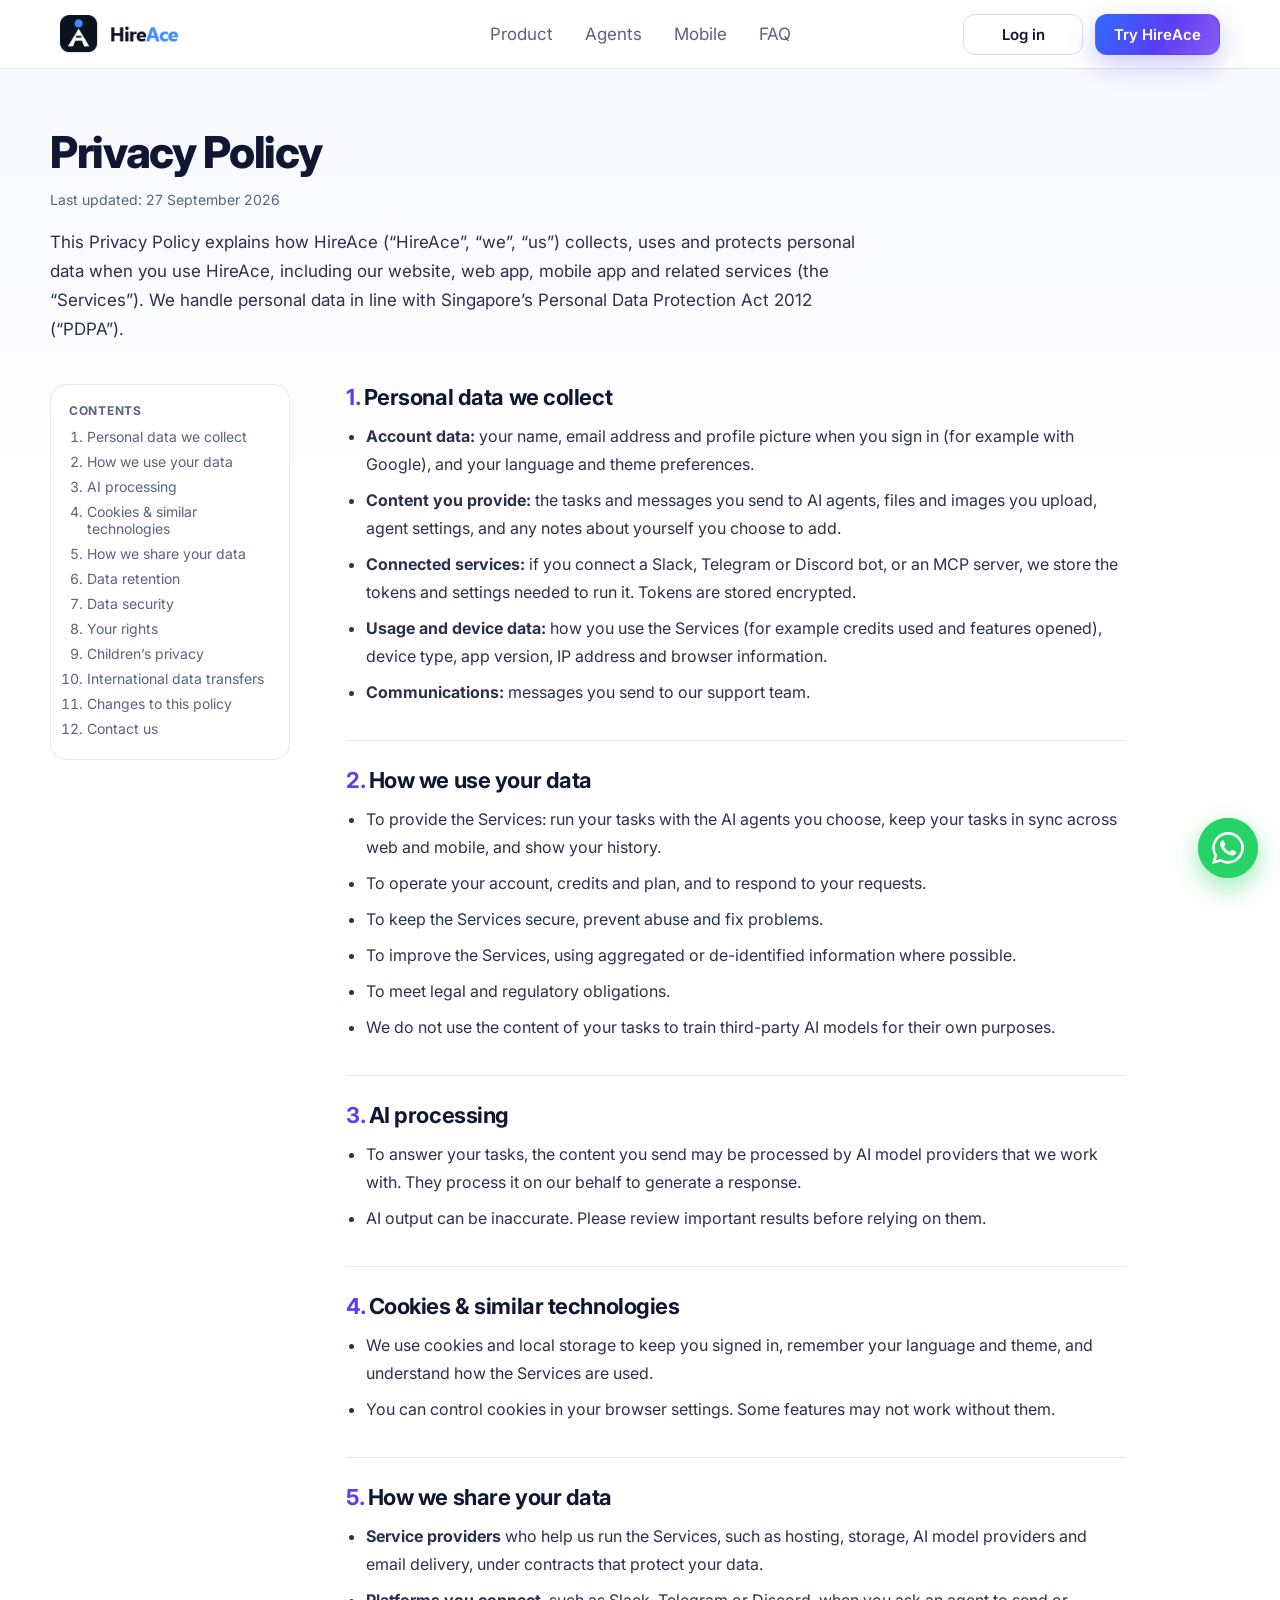
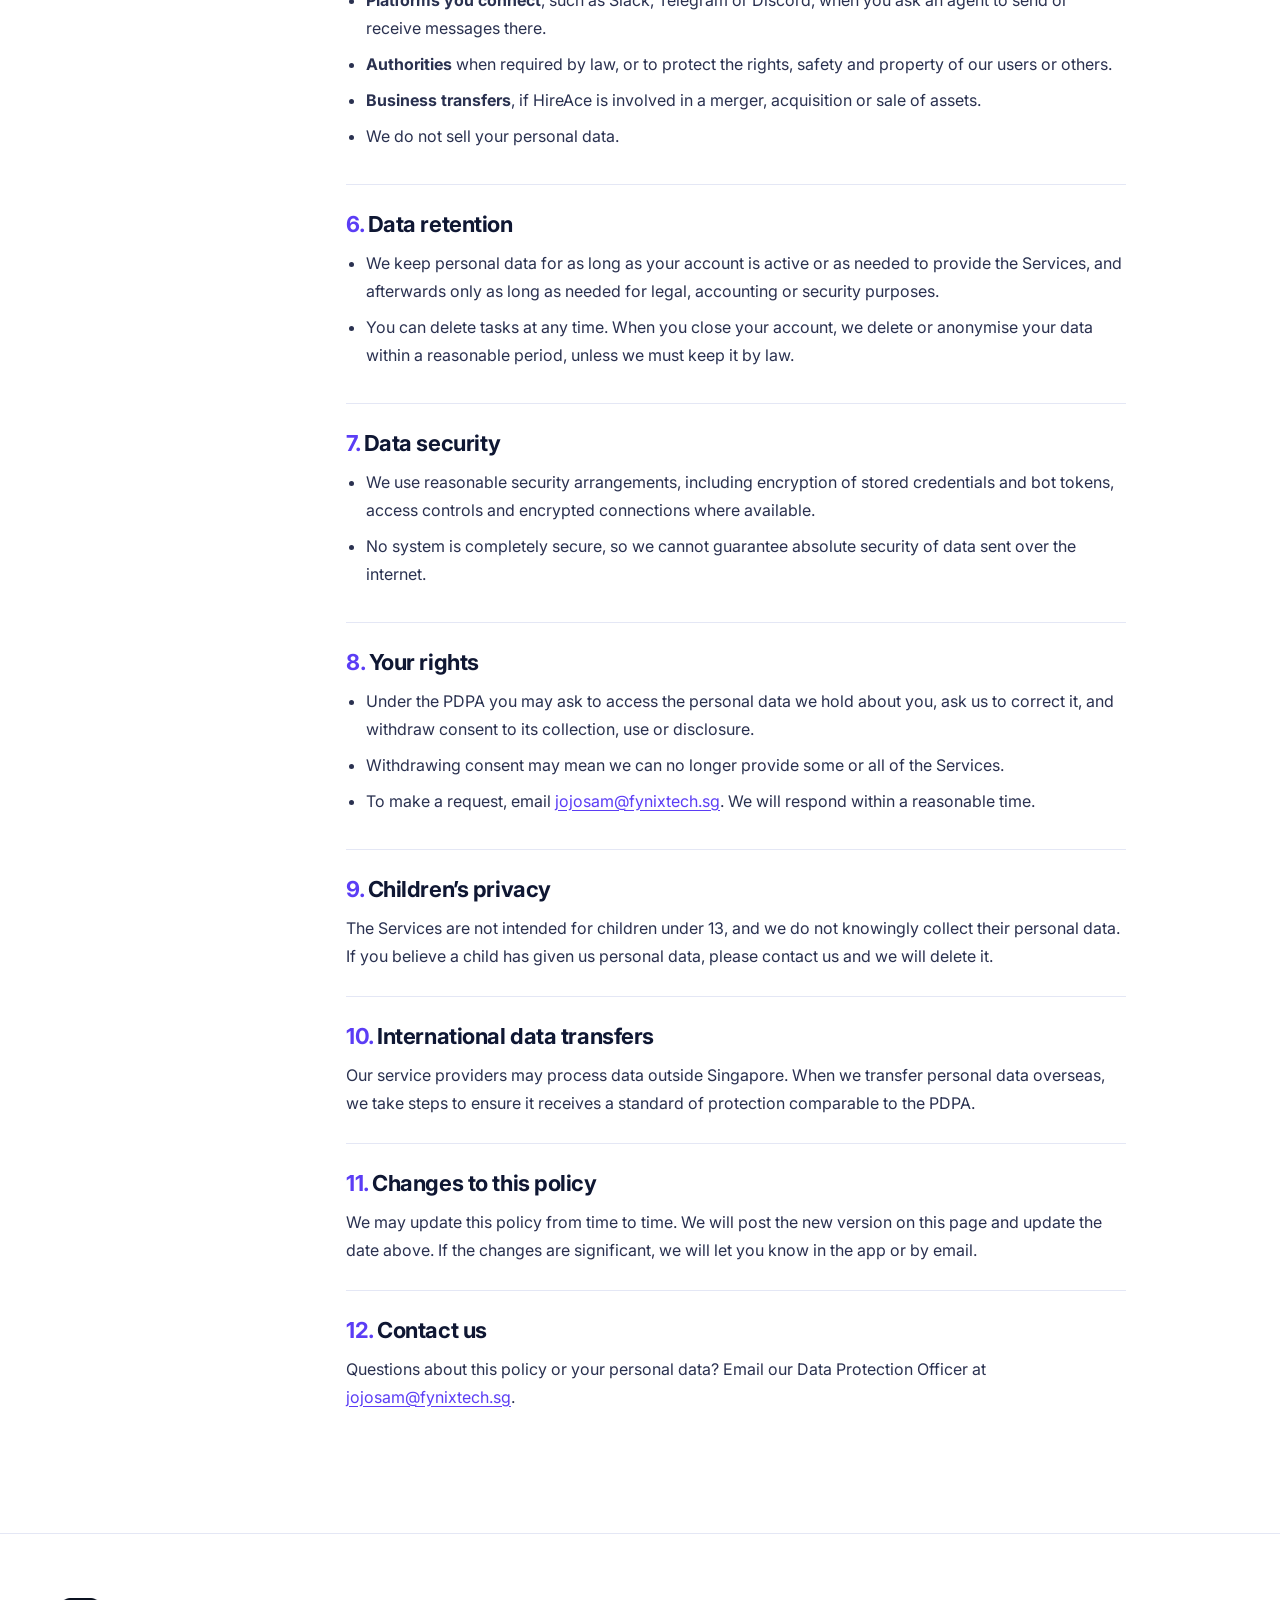
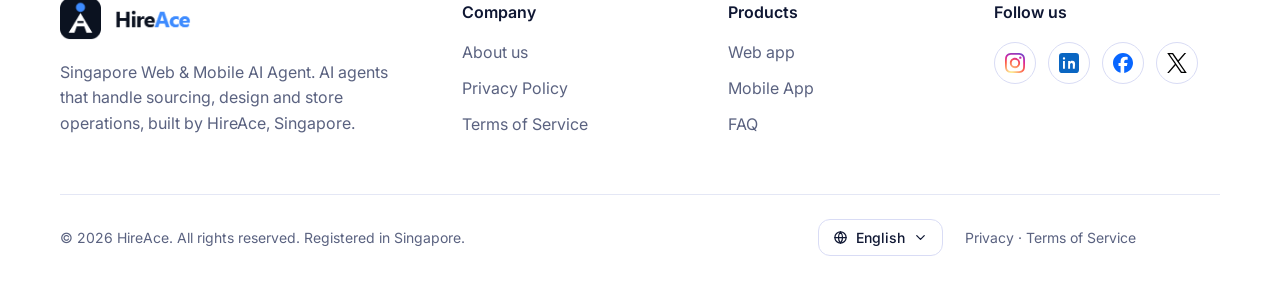
<file: privacy-policy.html>
<!doctype html>
<html data-app-soon lang="en">
<head>
  <meta charset="utf-8" />
  <meta name="viewport" content="width=device-width, initial-scale=1" />
  <title>Privacy Policy — HireAce</title>
  <meta name="description" content="Privacy Policy for HireAce, Singapore." />
  <meta property="og:title" content="HireAce — Singapore Web & Mobile AI Agent" />
  <meta property="og:description" content="Your AI business team on the web and on your phone." />
  <meta property="og:image" content="assets/img/desk-agents-light.webp?v=2" />
  <meta name="theme-color" content="#ffffff" />
  <link rel="icon" href="assets/img/logo.png?v=2" type="image/png" />
  <link rel="apple-touch-icon" href="assets/img/logo.png?v=2" />
  <link rel="preconnect" href="https://fonts.googleapis.com" />
  <link rel="preconnect" href="https://fonts.gstatic.com" crossorigin />
  <link href="https://fonts.googleapis.com/css2?family=Inter:wght@400;500;600;700;800&display=swap" rel="stylesheet" />
  <link rel="stylesheet" href="assets/styles.css?v=20261102c" />
</head>
<body class="legal-page">
  <header class="nav" id="top">
    <div class="wrap nav-inner">
      <a class="brand" href="/main" aria-label="HireAce">
        <img class="brand-wordmark" src="assets/img/logo-wordmark.png?v=2" alt="HireAce" width="144" height="46" />
      </a>
      <nav class="nav-links" aria-label="Main">
        <a href="/product" data-i18n="nav.product">Product</a>
        <a href="/agents" data-i18n="nav.agents">Agents</a>
        <a href="/mobile" data-i18n="nav.mobile">Mobile</a>
        <a href="/faq" data-i18n="nav.faq">FAQ</a>
      </nav>
      <div class="nav-actions">
        <a class="nav-login" href="/task/app/login" data-i18n="nav.login">Log in</a>
        <a class="btn btn-light" href="/task/app/login" data-i18n="nav.try">Try HireAce</a>
        <button class="nav-burger" aria-label="Menu" aria-expanded="false"><span></span><span></span></button>
      </div>
    </div>
    <div class="nav-mobile" hidden>
      <a href="/product" data-i18n="nav.product">Product</a>
      <a href="/agents" data-i18n="nav.agents">Agents</a>
      <a href="/mobile" data-i18n="nav.mobile">Mobile</a>
      <a href="/faq" data-i18n="nav.faq">FAQ</a>
      <a class="btn btn-accent" href="/task/app/login" data-i18n="nav.try">Try HireAce</a>
    </div>
  </header>
  <main class="legal">
    <div class="wrap legal-wrap">
      <header class="legal-head">
        <h1>Privacy Policy</h1>
        <p class="legal-date">Last updated: 27 September 2026</p>
        <p class="legal-intro">This Privacy Policy explains how HireAce (“HireAce”, “we”, “us”) collects, uses and protects personal data when you use HireAce, including our website, web app, mobile app and related services (the “Services”). We handle personal data in line with Singapore’s Personal Data Protection Act 2012 (“PDPA”).</p>
      </header>
      <div class="legal-grid">
        <nav class="legal-toc" aria-label="Contents"><p>Contents</p><ol><li><a href="#personal-data-we-collect">Personal data we collect</a></li><li><a href="#how-we-use-your-data">How we use your data</a></li><li><a href="#ai-processing">AI processing</a></li><li><a href="#cookies-similar-technologies">Cookies & similar technologies</a></li><li><a href="#how-we-share-your-data">How we share your data</a></li><li><a href="#data-retention">Data retention</a></li><li><a href="#data-security">Data security</a></li><li><a href="#your-rights">Your rights</a></li><li><a href="#childrens-privacy">Children’s privacy</a></li><li><a href="#international-data-transfers">International data transfers</a></li><li><a href="#changes-to-this-policy">Changes to this policy</a></li><li><a href="#contact-us">Contact us</a></li></ol></nav>
        <article class="legal-body"><section id="personal-data-we-collect"><h2><span>1.</span> Personal data we collect</h2><ul><li><b>Account data:</b> your name, email address and profile picture when you sign in (for example with Google), and your language and theme preferences.</li><li><b>Content you provide:</b> the tasks and messages you send to AI agents, files and images you upload, agent settings, and any notes about yourself you choose to add.</li><li><b>Connected services:</b> if you connect a Slack, Telegram or Discord bot, or an MCP server, we store the tokens and settings needed to run it. Tokens are stored encrypted.</li><li><b>Usage and device data:</b> how you use the Services (for example credits used and features opened), device type, app version, IP address and browser information.</li><li><b>Communications:</b> messages you send to our support team.</li></ul></section><section id="how-we-use-your-data"><h2><span>2.</span> How we use your data</h2><ul><li>To provide the Services: run your tasks with the AI agents you choose, keep your tasks in sync across web and mobile, and show your history.</li><li>To operate your account, credits and plan, and to respond to your requests.</li><li>To keep the Services secure, prevent abuse and fix problems.</li><li>To improve the Services, using aggregated or de-identified information where possible.</li><li>To meet legal and regulatory obligations.</li><li>We do not use the content of your tasks to train third-party AI models for their own purposes.</li></ul></section><section id="ai-processing"><h2><span>3.</span> AI processing</h2><ul><li>To answer your tasks, the content you send may be processed by AI model providers that we work with. They process it on our behalf to generate a response.</li><li>AI output can be inaccurate. Please review important results before relying on them.</li></ul></section><section id="cookies-similar-technologies"><h2><span>4.</span> Cookies & similar technologies</h2><ul><li>We use cookies and local storage to keep you signed in, remember your language and theme, and understand how the Services are used.</li><li>You can control cookies in your browser settings. Some features may not work without them.</li></ul></section><section id="how-we-share-your-data"><h2><span>5.</span> How we share your data</h2><ul><li><b>Service providers</b> who help us run the Services, such as hosting, storage, AI model providers and email delivery, under contracts that protect your data.</li><li><b>Platforms you connect</b>, such as Slack, Telegram or Discord, when you ask an agent to send or receive messages there.</li><li><b>Authorities</b> when required by law, or to protect the rights, safety and property of our users or others.</li><li><b>Business transfers</b>, if HireAce is involved in a merger, acquisition or sale of assets.</li><li>We do not sell your personal data.</li></ul></section><section id="data-retention"><h2><span>6.</span> Data retention</h2><ul><li>We keep personal data for as long as your account is active or as needed to provide the Services, and afterwards only as long as needed for legal, accounting or security purposes.</li><li>You can delete tasks at any time. When you close your account, we delete or anonymise your data within a reasonable period, unless we must keep it by law.</li></ul></section><section id="data-security"><h2><span>7.</span> Data security</h2><ul><li>We use reasonable security arrangements, including encryption of stored credentials and bot tokens, access controls and encrypted connections where available.</li><li>No system is completely secure, so we cannot guarantee absolute security of data sent over the internet.</li></ul></section><section id="your-rights"><h2><span>8.</span> Your rights</h2><ul><li>Under the PDPA you may ask to access the personal data we hold about you, ask us to correct it, and withdraw consent to its collection, use or disclosure.</li><li>Withdrawing consent may mean we can no longer provide some or all of the Services.</li><li>To make a request, email <a href="mailto:jojosam@fynixtech.sg">jojosam@fynixtech.sg</a>. We will respond within a reasonable time.</li></ul></section><section id="childrens-privacy"><h2><span>9.</span> Children’s privacy</h2><p>The Services are not intended for children under 13, and we do not knowingly collect their personal data. If you believe a child has given us personal data, please contact us and we will delete it.</p></section><section id="international-data-transfers"><h2><span>10.</span> International data transfers</h2><p>Our service providers may process data outside Singapore. When we transfer personal data overseas, we take steps to ensure it receives a standard of protection comparable to the PDPA.</p></section><section id="changes-to-this-policy"><h2><span>11.</span> Changes to this policy</h2><p>We may update this policy from time to time. We will post the new version on this page and update the date above. If the changes are significant, we will let you know in the app or by email.</p></section><section id="contact-us"><h2><span>12.</span> Contact us</h2><p>Questions about this policy or your personal data? Email our Data Protection Officer at <a href="mailto:jojosam@fynixtech.sg">jojosam@fynixtech.sg</a>.</p></section></article>
      </div>
    </div>
  </main>
  <footer class="footer">
    <div class="wrap footer-grid">
      <div class="footer-about">
        <a class="brand on-dark" href="/main"><img class="brand-wordmark" src="assets/img/logo-wordmark.png?v=2" alt="HireAce" width="144" height="46" /></a>
        <p class="footer-tag" data-i18n="footer.about">Singapore Web &amp; Mobile AI Agent. AI agents that handle sourcing, design and store operations, built by HireAce, Singapore.</p>
      </div>
      <div>
        <h5 data-i18n="footer.company">Company</h5>
        <!-- Replace "#" with the real pages when they exist -->
        <a href="#" data-i18n="footer.aboutUs">About us</a>
        <a href="/privacy-policy" data-i18n="footer.privacy">Privacy Policy</a>
        <a href="/terms-of-service" data-i18n="footer.terms">Terms of Service</a>
      </div>
      <div>
        <h5 data-i18n="footer.products">Products</h5>
        <a href="/agents" data-i18n="footer.web">Web app</a>
        <a href="/mobile" data-i18n="footer.android">Mobile App</a>
        <a href="/faq" data-i18n="nav.faq">FAQ</a>
      </div>
      <div>
        <h5 data-i18n="footer.follow">Follow us</h5>
        <!-- Social links: replace "#" with the real profiles -->
        <nav class="socials" aria-label="Social">
          <button type="button" aria-label="Instagram"><svg viewBox="0 0 24 24"><defs><radialGradient id="igg" cx="30%" cy="107%" r="150%"><stop offset="0" stop-color="#fdf497"/><stop offset=".05" stop-color="#fdf497"/><stop offset=".45" stop-color="#fd5949"/><stop offset=".6" stop-color="#d6249f"/><stop offset=".9" stop-color="#285AEB"/></radialGradient></defs><path fill="url(#igg)" d="M7.0301.084c-1.2768.0602-2.1487.264-2.911.5634-.7888.3075-1.4575.72-2.1228 1.3877-.6652.6677-1.075 1.3368-1.3802 2.127-.2954.7638-.4956 1.6365-.552 2.914-.0564 1.2775-.0689 1.6882-.0626 4.947.0062 3.2586.0206 3.6671.0825 4.9473.061 1.2765.264 2.1482.5635 2.9107.308.7889.72 1.4573 1.388 2.1228.6679.6655 1.3365 1.0743 2.1285 1.38.7632.295 1.6361.4961 2.9134.552 1.2773.056 1.6884.069 4.9462.0627 3.2578-.0062 3.668-.0207 4.9478-.0814 1.28-.0607 2.147-.2652 2.9098-.5633.7889-.3086 1.4578-.72 2.1228-1.3881.665-.6682 1.0745-1.3378 1.3795-2.1284.2957-.7632.4966-1.636.552-2.9124.056-1.2809.0692-1.6898.063-4.948-.0063-3.2583-.021-3.6668-.0817-4.9465-.0607-1.2797-.264-2.1487-.5633-2.9117-.3084-.7889-.72-1.4568-1.3876-2.1228C21.2982 1.33 20.628.9208 19.8378.6165 19.074.321 18.2017.1197 16.9244.0645 15.6471.0093 15.236-.005 11.977.0014 8.718.0076 8.31.0215 7.0301.0839m.1402 21.6932c-1.17-.0509-1.8053-.2453-2.2287-.408-.5606-.216-.96-.4771-1.3819-.895-.422-.4178-.6811-.8186-.9-1.378-.1644-.4234-.3624-1.058-.4171-2.228-.0595-1.2645-.072-1.6442-.079-4.848-.007-3.2037.0053-3.583.0607-4.848.05-1.169.2456-1.805.408-2.2282.216-.5613.4762-.96.895-1.3816.4188-.4217.8184-.6814 1.3783-.9003.423-.1651 1.0575-.3614 2.227-.4171 1.2655-.06 1.6447-.072 4.848-.079 3.2033-.007 3.5835.005 4.8495.0608 1.169.0508 1.8053.2445 2.228.408.5608.216.96.4754 1.3816.895.4217.4194.6816.8176.9005 1.3787.1653.4217.3617 1.056.4169 2.2263.0602 1.2655.0739 1.645.0796 4.848.0058 3.203-.0055 3.5834-.061 4.848-.051 1.17-.245 1.8055-.408 2.2294-.216.5604-.4763.96-.8954 1.3814-.419.4215-.8181.6811-1.3783.9-.4224.1649-1.0577.3617-2.2262.4174-1.2656.0595-1.6448.072-4.8493.079-3.2045.007-3.5825-.006-4.848-.0608M16.953 5.5864A1.44 1.44 0 1 0 18.39 4.144a1.44 1.44 0 0 0-1.437 1.4424M5.8385 12.012c.0067 3.4032 2.7706 6.1557 6.173 6.1493 3.4026-.0065 6.157-2.7701 6.1506-6.1733-.0065-3.4032-2.771-6.1565-6.174-6.1498-3.403.0067-6.156 2.771-6.1496 6.1738M8 12.0077a4 4 0 1 1 4.008 3.9921A3.9996 3.9996 0 0 1 8 12.0077"/></svg></button>
          <button type="button" aria-label="LinkedIn"><svg viewBox="0 0 24 24"><rect width="24" height="24" rx="4" fill="#0A66C2"/><path fill="#fff" d="M7.1 9.6H4.8V19h2.3zM6 5.2a1.4 1.4 0 1 0 0 2.8 1.4 1.4 0 0 0 0-2.8zM19.3 13.6c0-2.6-.6-4.2-3.4-4.2-1.4 0-2.3.7-2.7 1.4V9.6H11V19h2.3v-4.6c0-1.2.2-2.4 1.7-2.4s1.6 1.4 1.6 2.5V19h2.3z"/></svg></button>
          <button type="button" aria-label="Facebook"><svg viewBox="0 0 24 24"><path fill="#0866FF" d="M9.101 23.691v-7.98H6.627v-3.667h2.474v-1.58c0-4.085 1.848-5.978 5.858-5.978.401 0 .955.042 1.468.103a8.68 8.68 0 0 1 1.141.195v3.325a8.623 8.623 0 0 0-.653-.036 26.805 26.805 0 0 0-.733-.009c-.707 0-1.259.096-1.675.309a1.686 1.686 0 0 0-.679.622c-.258.42-.374.995-.374 1.752v1.297h3.919l-.386 2.103-.287 1.564h-3.246v8.245C19.396 23.238 24 18.179 24 12.044c0-6.627-5.373-12-12-12s-12 5.373-12 12c0 5.628 3.874 10.35 9.101 11.647Z"/></svg></button>
          <button type="button" aria-label="X"><svg viewBox="0 0 24 24"><path fill="#000" d="M14.234 10.162 22.977 0h-2.072l-7.591 8.824L7.251 0H.258l9.168 13.343L.258 24H2.33l8.016-9.318L16.749 24h6.993zm-2.837 3.299-.929-1.329L3.076 1.56h3.182l5.965 8.532.929 1.329 7.754 11.09h-3.182z"/></svg></button>
        </nav>
      </div>
    </div>
    <div class="wrap footer-bottom">
      <span class="copy" data-i18n="footer.copy">© 2026 HireAce. All rights reserved. Registered in Singapore.</span>
      <div class="footer-right">
        <div class="lang-menu">
          <ul class="lang-list" role="listbox" aria-label="Language">
            <li role="option" data-lang="en">English</li>
            <li role="option" data-lang="zh-CN">简体中文</li>
            <li role="option" data-lang="zh-TW">繁體中文</li>
            <li role="option" data-lang="ms">Bahasa Melayu</li>
          </ul>
          <button type="button" class="lang-btn" aria-haspopup="listbox" aria-expanded="false">
            <svg class="i sm" viewBox="0 0 24 24"><circle cx="12" cy="12" r="9"/><path d="M3 12h18M12 3a14 14 0 0 1 0 18M12 3a14 14 0 0 0 0 18"/></svg>
            <span class="lang-cur">English</span>
            <svg class="i sm chev" viewBox="0 0 24 24"><path d="M6 9l6 6 6-6"/></svg>
          </button>
          <!-- the page's language logic listens to this select -->
          <select id="lang" aria-hidden="true" tabindex="-1" hidden>
            <option value="en">English</option>
            <option value="zh-CN">简体中文</option>
            <option value="zh-TW">繁體中文</option>
            <option value="ms">Bahasa Melayu</option>
          </select>
        </div>
        <span class="footer-links"><a href="/privacy-policy" data-i18n="footer.privacyShort">Privacy</a> · <a href="/terms-of-service" data-i18n="footer.terms">Terms of Service</a></span>
      </div>
    </div>
  </footer>
  <a class="wa-float" href="https://wa.me/6597431319?text=Hi%20HireAce%2C%20I%20am%20interested%20to%20know%20more%20about%20the%20product.%20Thanks." target="_blank" rel="noopener" aria-label="Chat with us on WhatsApp">
    <span class="wa-ring"></span><span class="wa-ring r2"></span>
    <svg viewBox="0 0 24 24"><path fill="#fff" d="M17.472 14.382c-.297-.149-1.758-.867-2.03-.967-.273-.099-.471-.148-.67.15-.197.297-.767.966-.94 1.164-.173.199-.347.223-.644.075-.297-.15-1.255-.463-2.39-1.475-.883-.788-1.48-1.761-1.653-2.059-.173-.297-.018-.458.13-.606.134-.133.298-.347.446-.52.149-.174.198-.298.298-.497.099-.198.05-.371-.025-.52-.075-.149-.669-1.612-.916-2.207-.242-.579-.487-.5-.669-.51-.173-.008-.371-.01-.57-.01-.198 0-.52.074-.792.372-.272.297-1.04 1.016-1.04 2.479 0 1.462 1.065 2.875 1.213 3.074.149.198 2.096 3.2 5.077 4.487.709.306 1.262.489 1.694.625.712.227 1.36.195 1.871.118.571-.085 1.758-.719 2.006-1.413.248-.694.248-1.289.173-1.413-.074-.124-.272-.198-.57-.347m-5.421 7.403h-.004a9.87 9.87 0 01-5.031-1.378l-.361-.214-3.741.982.998-3.648-.235-.374a9.86 9.86 0 01-1.51-5.26c.001-5.45 4.436-9.884 9.888-9.884 2.64 0 5.122 1.03 6.988 2.898a9.825 9.825 0 012.893 6.994c-.003 5.45-4.437 9.884-9.885 9.884m8.413-18.297A11.815 11.815 0 0012.05 0C5.495 0 .16 5.335.157 11.892c0 2.096.547 4.142 1.588 5.945L.057 24l6.305-1.654a11.882 11.882 0 005.683 1.448h.005c6.554 0 11.89-5.335 11.893-11.893a11.821 11.821 0 00-3.48-8.413Z"/></svg>
  </a>
  <a class="to-top" href="/main" aria-label="Back to top"><svg viewBox="0 0 24 24"><path d="M12 19V5M5 12l7-7 7 7"/></svg></a>

  <script src="assets/i18n.js?v=20261102c"></script>
  <script src="assets/app.js?v=20261102c"></script>
</body>
</html>
</file>
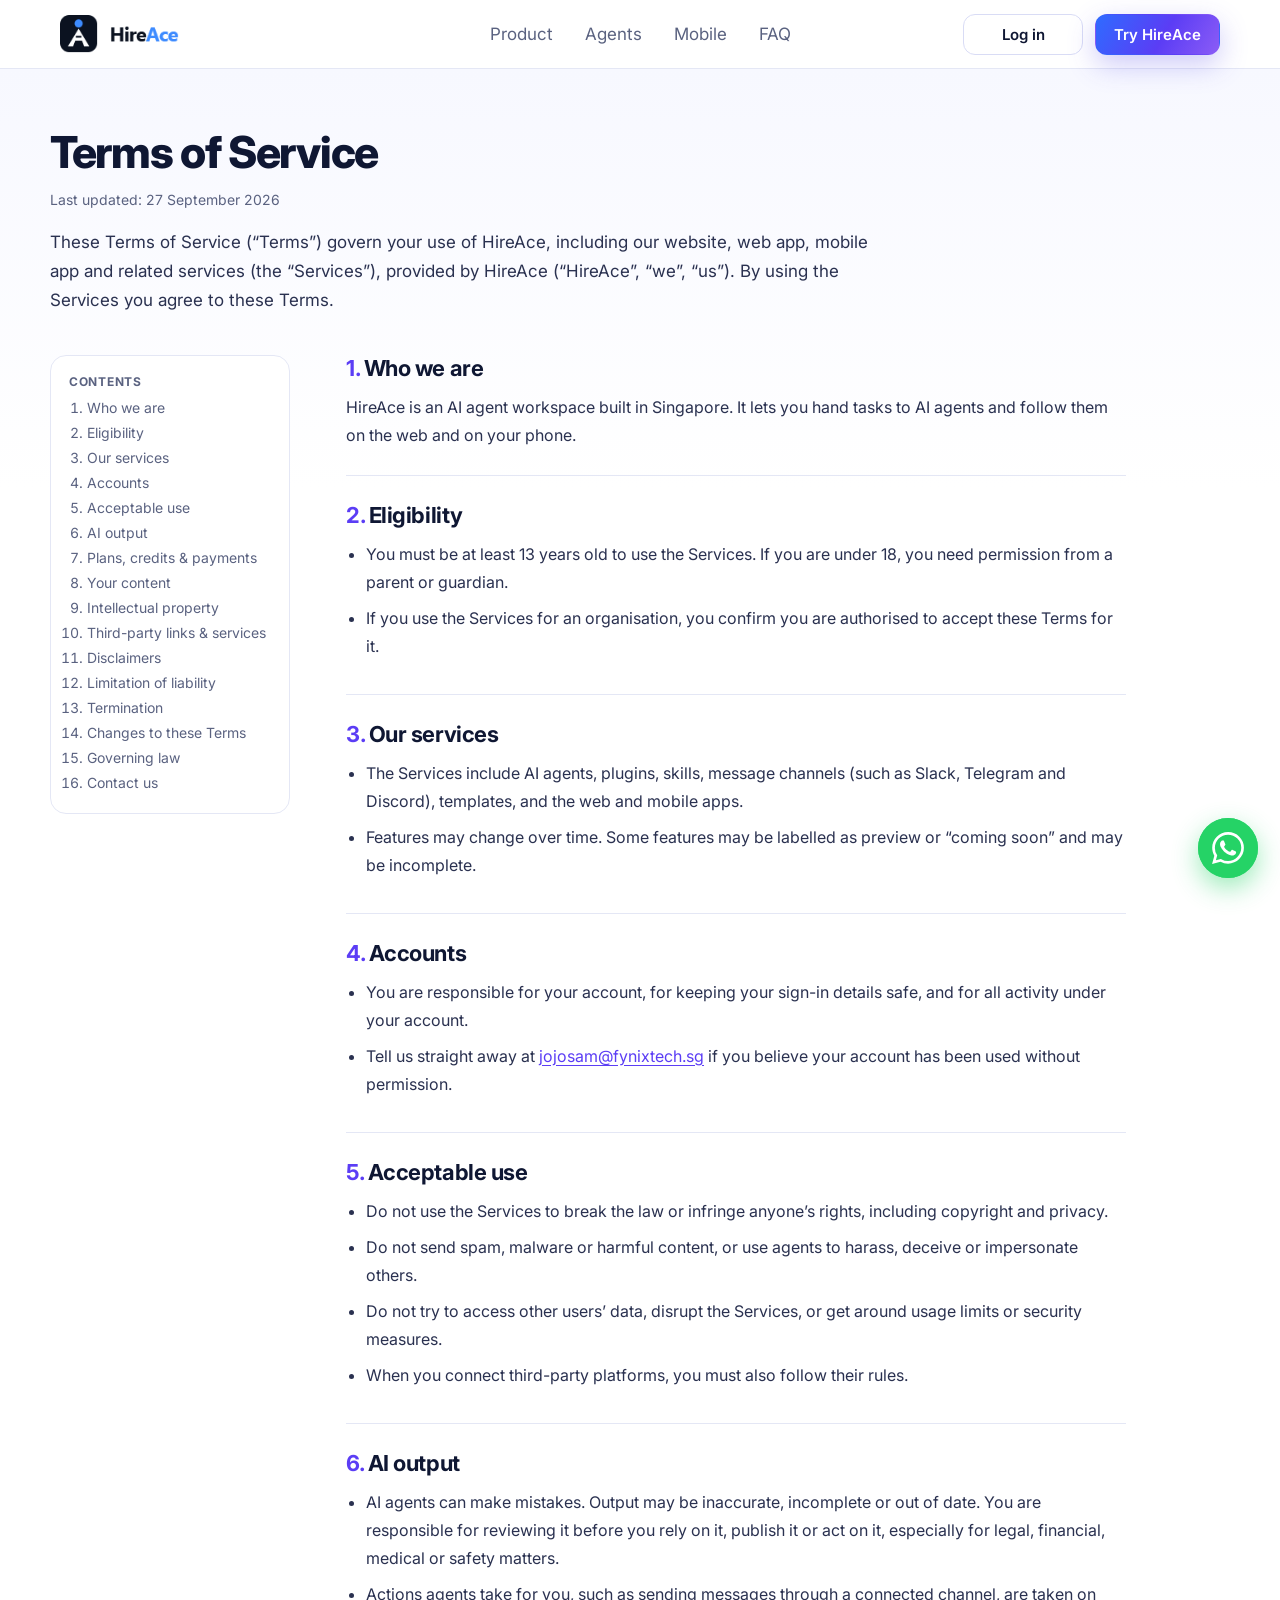
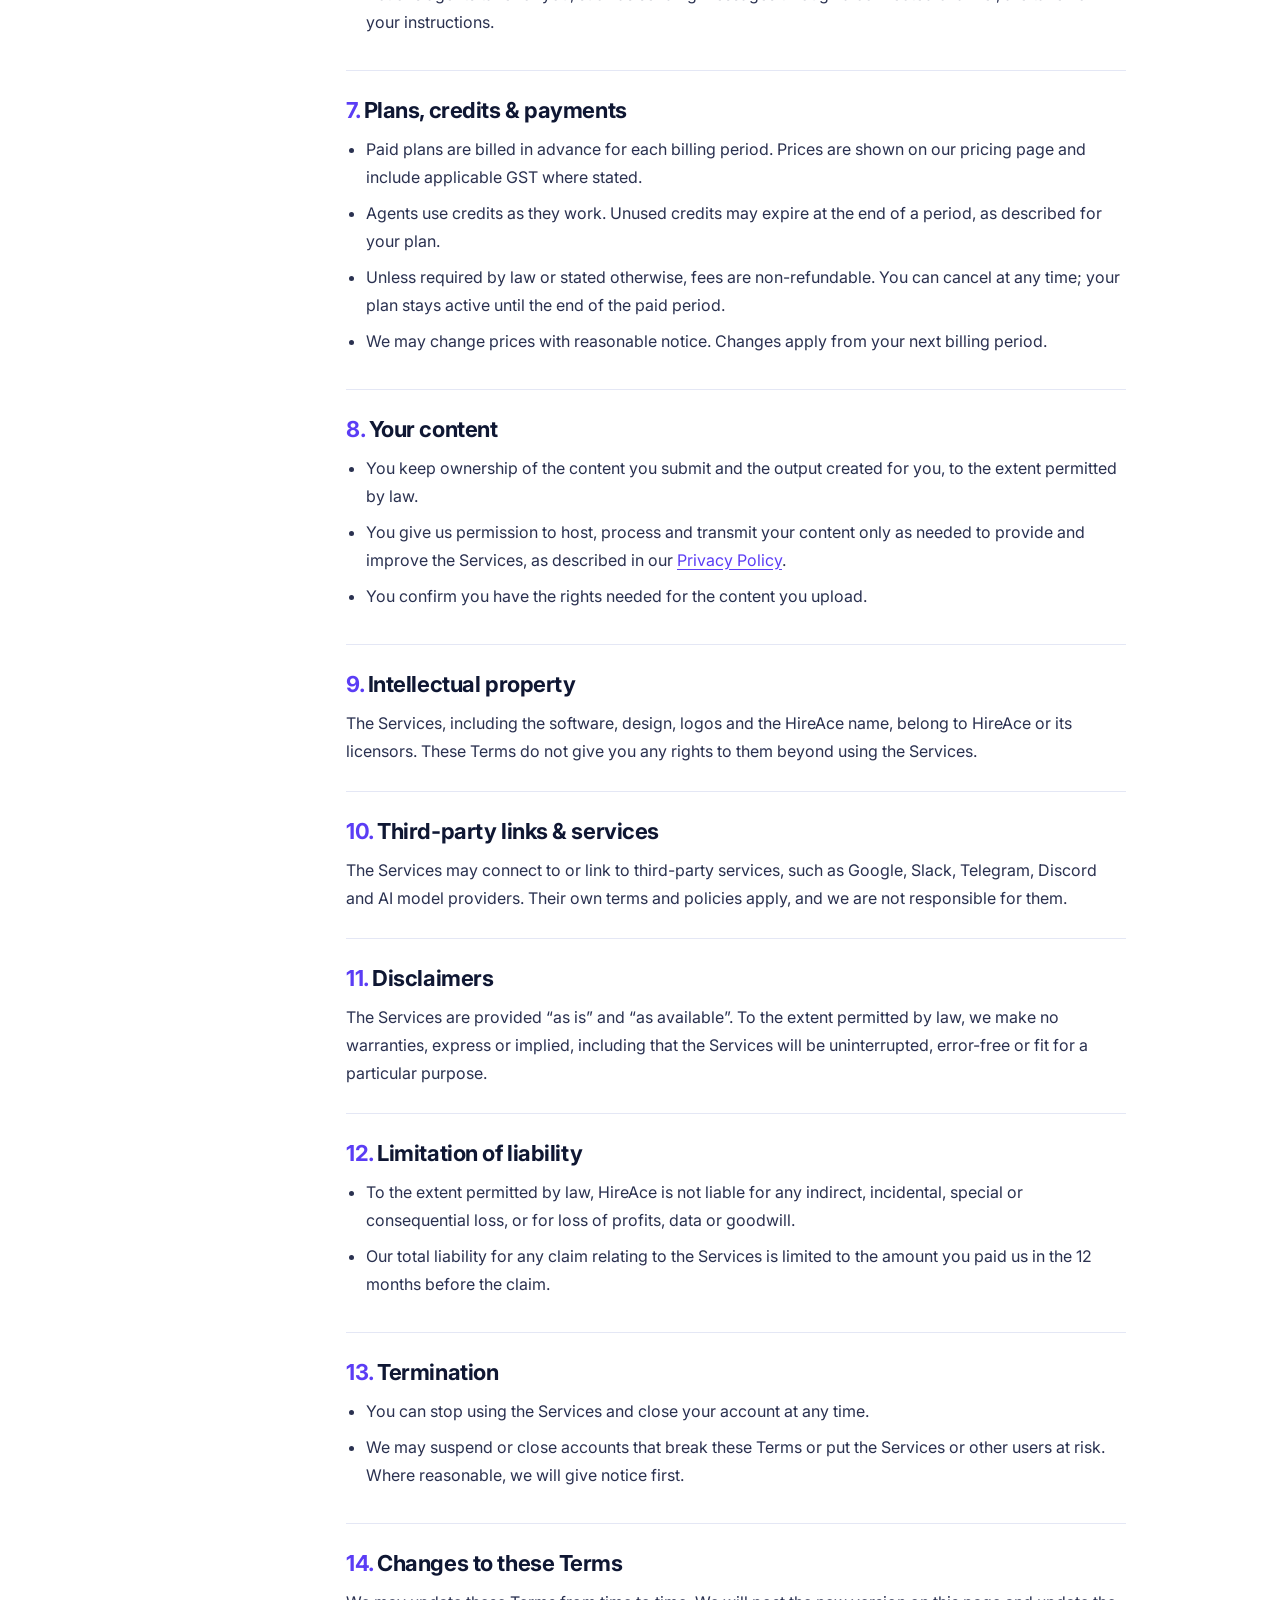
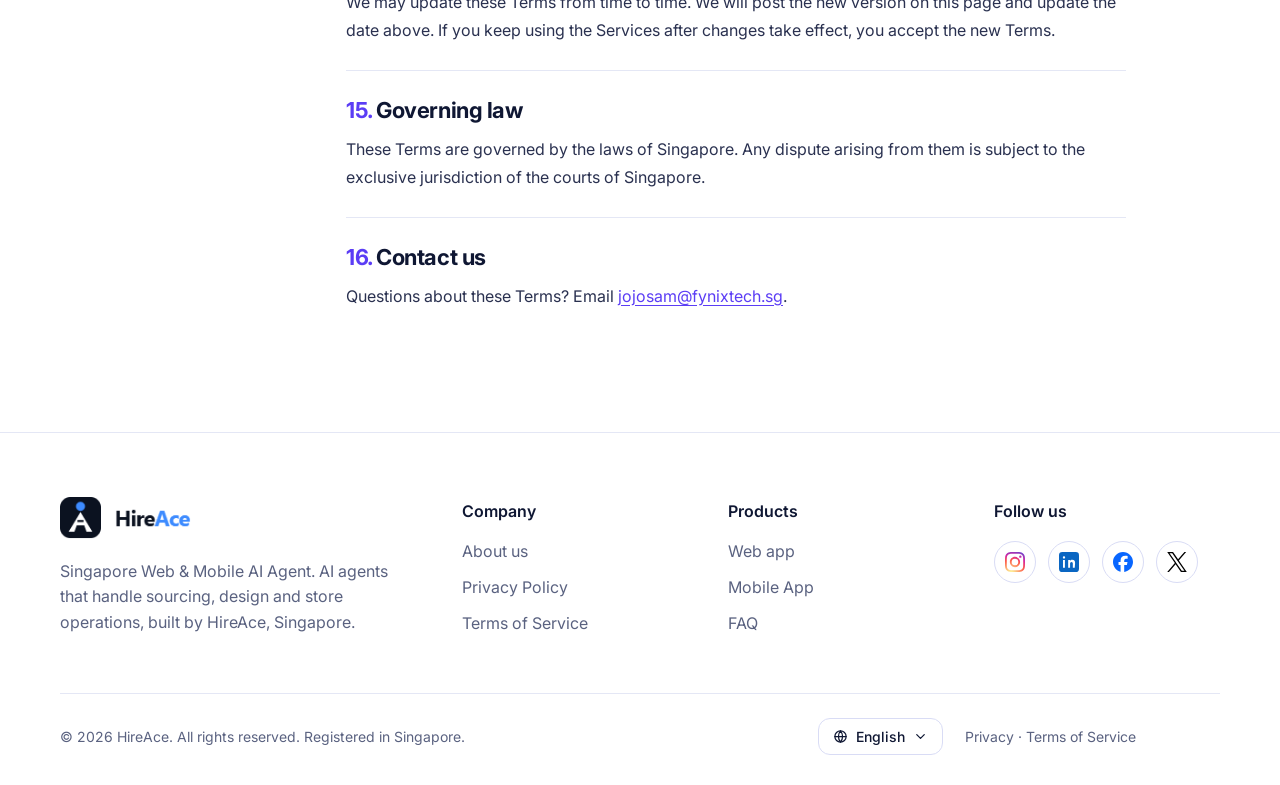
<file: terms-of-service.html>
<!doctype html>
<html data-app-soon lang="en">
<head>
  <meta charset="utf-8" />
  <meta name="viewport" content="width=device-width, initial-scale=1" />
  <title>Terms of Service — HireAce</title>
  <meta name="description" content="Terms of Service for HireAce, Singapore." />
  <meta property="og:title" content="HireAce — Singapore Web & Mobile AI Agent" />
  <meta property="og:description" content="Your AI business team on the web and on your phone." />
  <meta property="og:image" content="assets/img/desk-agents-light.webp?v=2" />
  <meta name="theme-color" content="#ffffff" />
  <link rel="icon" href="assets/img/logo.png?v=2" type="image/png" />
  <link rel="apple-touch-icon" href="assets/img/logo.png?v=2" />
  <link rel="preconnect" href="https://fonts.googleapis.com" />
  <link rel="preconnect" href="https://fonts.gstatic.com" crossorigin />
  <link href="https://fonts.googleapis.com/css2?family=Inter:wght@400;500;600;700;800&display=swap" rel="stylesheet" />
  <link rel="stylesheet" href="assets/styles.css?v=20261102c" />
</head>
<body class="legal-page">
  <header class="nav" id="top">
    <div class="wrap nav-inner">
      <a class="brand" href="/main" aria-label="HireAce">
        <img class="brand-wordmark" src="assets/img/logo-wordmark.png?v=2" alt="HireAce" width="144" height="46" />
      </a>
      <nav class="nav-links" aria-label="Main">
        <a href="/product" data-i18n="nav.product">Product</a>
        <a href="/agents" data-i18n="nav.agents">Agents</a>
        <a href="/mobile" data-i18n="nav.mobile">Mobile</a>
        <a href="/faq" data-i18n="nav.faq">FAQ</a>
      </nav>
      <div class="nav-actions">
        <a class="nav-login" href="/task/app/login" data-i18n="nav.login">Log in</a>
        <a class="btn btn-light" href="/task/app/login" data-i18n="nav.try">Try HireAce</a>
        <button class="nav-burger" aria-label="Menu" aria-expanded="false"><span></span><span></span></button>
      </div>
    </div>
    <div class="nav-mobile" hidden>
      <a href="/product" data-i18n="nav.product">Product</a>
      <a href="/agents" data-i18n="nav.agents">Agents</a>
      <a href="/mobile" data-i18n="nav.mobile">Mobile</a>
      <a href="/faq" data-i18n="nav.faq">FAQ</a>
      <a class="btn btn-accent" href="/task/app/login" data-i18n="nav.try">Try HireAce</a>
    </div>
  </header>
  <main class="legal">
    <div class="wrap legal-wrap">
      <header class="legal-head">
        <h1>Terms of Service</h1>
        <p class="legal-date">Last updated: 27 September 2026</p>
        <p class="legal-intro">These Terms of Service (“Terms”) govern your use of HireAce, including our website, web app, mobile app and related services (the “Services”), provided by HireAce (“HireAce”, “we”, “us”). By using the Services you agree to these Terms.</p>
      </header>
      <div class="legal-grid">
        <nav class="legal-toc" aria-label="Contents"><p>Contents</p><ol><li><a href="#who-we-are">Who we are</a></li><li><a href="#eligibility">Eligibility</a></li><li><a href="#our-services">Our services</a></li><li><a href="#accounts">Accounts</a></li><li><a href="#acceptable-use">Acceptable use</a></li><li><a href="#ai-output">AI output</a></li><li><a href="#plans-credits-payments">Plans, credits & payments</a></li><li><a href="#your-content">Your content</a></li><li><a href="#intellectual-property">Intellectual property</a></li><li><a href="#third-party-links-services">Third-party links & services</a></li><li><a href="#disclaimers">Disclaimers</a></li><li><a href="#limitation-of-liability">Limitation of liability</a></li><li><a href="#termination">Termination</a></li><li><a href="#changes-to-these-terms">Changes to these Terms</a></li><li><a href="#governing-law">Governing law</a></li><li><a href="#contact-us">Contact us</a></li></ol></nav>
        <article class="legal-body"><section id="who-we-are"><h2><span>1.</span> Who we are</h2><p>HireAce is an AI agent workspace built in Singapore. It lets you hand tasks to AI agents and follow them on the web and on your phone.</p></section><section id="eligibility"><h2><span>2.</span> Eligibility</h2><ul><li>You must be at least 13 years old to use the Services. If you are under 18, you need permission from a parent or guardian.</li><li>If you use the Services for an organisation, you confirm you are authorised to accept these Terms for it.</li></ul></section><section id="our-services"><h2><span>3.</span> Our services</h2><ul><li>The Services include AI agents, plugins, skills, message channels (such as Slack, Telegram and Discord), templates, and the web and mobile apps.</li><li>Features may change over time. Some features may be labelled as preview or “coming soon” and may be incomplete.</li></ul></section><section id="accounts"><h2><span>4.</span> Accounts</h2><ul><li>You are responsible for your account, for keeping your sign-in details safe, and for all activity under your account.</li><li>Tell us straight away at <a href="mailto:jojosam@fynixtech.sg">jojosam@fynixtech.sg</a> if you believe your account has been used without permission.</li></ul></section><section id="acceptable-use"><h2><span>5.</span> Acceptable use</h2><ul><li>Do not use the Services to break the law or infringe anyone’s rights, including copyright and privacy.</li><li>Do not send spam, malware or harmful content, or use agents to harass, deceive or impersonate others.</li><li>Do not try to access other users’ data, disrupt the Services, or get around usage limits or security measures.</li><li>When you connect third-party platforms, you must also follow their rules.</li></ul></section><section id="ai-output"><h2><span>6.</span> AI output</h2><ul><li>AI agents can make mistakes. Output may be inaccurate, incomplete or out of date. You are responsible for reviewing it before you rely on it, publish it or act on it, especially for legal, financial, medical or safety matters.</li><li>Actions agents take for you, such as sending messages through a connected channel, are taken on your instructions.</li></ul></section><section id="plans-credits-payments"><h2><span>7.</span> Plans, credits & payments</h2><ul><li>Paid plans are billed in advance for each billing period. Prices are shown on our pricing page and include applicable GST where stated.</li><li>Agents use credits as they work. Unused credits may expire at the end of a period, as described for your plan.</li><li>Unless required by law or stated otherwise, fees are non-refundable. You can cancel at any time; your plan stays active until the end of the paid period.</li><li>We may change prices with reasonable notice. Changes apply from your next billing period.</li></ul></section><section id="your-content"><h2><span>8.</span> Your content</h2><ul><li>You keep ownership of the content you submit and the output created for you, to the extent permitted by law.</li><li>You give us permission to host, process and transmit your content only as needed to provide and improve the Services, as described in our <a href="/privacy-policy">Privacy Policy</a>.</li><li>You confirm you have the rights needed for the content you upload.</li></ul></section><section id="intellectual-property"><h2><span>9.</span> Intellectual property</h2><p>The Services, including the software, design, logos and the HireAce name, belong to HireAce or its licensors. These Terms do not give you any rights to them beyond using the Services.</p></section><section id="third-party-links-services"><h2><span>10.</span> Third-party links & services</h2><p>The Services may connect to or link to third-party services, such as Google, Slack, Telegram, Discord and AI model providers. Their own terms and policies apply, and we are not responsible for them.</p></section><section id="disclaimers"><h2><span>11.</span> Disclaimers</h2><p>The Services are provided “as is” and “as available”. To the extent permitted by law, we make no warranties, express or implied, including that the Services will be uninterrupted, error-free or fit for a particular purpose.</p></section><section id="limitation-of-liability"><h2><span>12.</span> Limitation of liability</h2><ul><li>To the extent permitted by law, HireAce is not liable for any indirect, incidental, special or consequential loss, or for loss of profits, data or goodwill.</li><li>Our total liability for any claim relating to the Services is limited to the amount you paid us in the 12 months before the claim.</li></ul></section><section id="termination"><h2><span>13.</span> Termination</h2><ul><li>You can stop using the Services and close your account at any time.</li><li>We may suspend or close accounts that break these Terms or put the Services or other users at risk. Where reasonable, we will give notice first.</li></ul></section><section id="changes-to-these-terms"><h2><span>14.</span> Changes to these Terms</h2><p>We may update these Terms from time to time. We will post the new version on this page and update the date above. If you keep using the Services after changes take effect, you accept the new Terms.</p></section><section id="governing-law"><h2><span>15.</span> Governing law</h2><p>These Terms are governed by the laws of Singapore. Any dispute arising from them is subject to the exclusive jurisdiction of the courts of Singapore.</p></section><section id="contact-us"><h2><span>16.</span> Contact us</h2><p>Questions about these Terms? Email <a href="mailto:jojosam@fynixtech.sg">jojosam@fynixtech.sg</a>.</p></section></article>
      </div>
    </div>
  </main>
  <footer class="footer">
    <div class="wrap footer-grid">
      <div class="footer-about">
        <a class="brand on-dark" href="/main"><img class="brand-wordmark" src="assets/img/logo-wordmark.png?v=2" alt="HireAce" width="144" height="46" /></a>
        <p class="footer-tag" data-i18n="footer.about">Singapore Web &amp; Mobile AI Agent. AI agents that handle sourcing, design and store operations, built by HireAce, Singapore.</p>
      </div>
      <div>
        <h5 data-i18n="footer.company">Company</h5>
        <!-- Replace "#" with the real pages when they exist -->
        <a href="#" data-i18n="footer.aboutUs">About us</a>
        <a href="/privacy-policy" data-i18n="footer.privacy">Privacy Policy</a>
        <a href="/terms-of-service" data-i18n="footer.terms">Terms of Service</a>
      </div>
      <div>
        <h5 data-i18n="footer.products">Products</h5>
        <a href="/agents" data-i18n="footer.web">Web app</a>
        <a href="/mobile" data-i18n="footer.android">Mobile App</a>
        <a href="/faq" data-i18n="nav.faq">FAQ</a>
      </div>
      <div>
        <h5 data-i18n="footer.follow">Follow us</h5>
        <!-- Social links: replace "#" with the real profiles -->
        <nav class="socials" aria-label="Social">
          <button type="button" aria-label="Instagram"><svg viewBox="0 0 24 24"><defs><radialGradient id="igg" cx="30%" cy="107%" r="150%"><stop offset="0" stop-color="#fdf497"/><stop offset=".05" stop-color="#fdf497"/><stop offset=".45" stop-color="#fd5949"/><stop offset=".6" stop-color="#d6249f"/><stop offset=".9" stop-color="#285AEB"/></radialGradient></defs><path fill="url(#igg)" d="M7.0301.084c-1.2768.0602-2.1487.264-2.911.5634-.7888.3075-1.4575.72-2.1228 1.3877-.6652.6677-1.075 1.3368-1.3802 2.127-.2954.7638-.4956 1.6365-.552 2.914-.0564 1.2775-.0689 1.6882-.0626 4.947.0062 3.2586.0206 3.6671.0825 4.9473.061 1.2765.264 2.1482.5635 2.9107.308.7889.72 1.4573 1.388 2.1228.6679.6655 1.3365 1.0743 2.1285 1.38.7632.295 1.6361.4961 2.9134.552 1.2773.056 1.6884.069 4.9462.0627 3.2578-.0062 3.668-.0207 4.9478-.0814 1.28-.0607 2.147-.2652 2.9098-.5633.7889-.3086 1.4578-.72 2.1228-1.3881.665-.6682 1.0745-1.3378 1.3795-2.1284.2957-.7632.4966-1.636.552-2.9124.056-1.2809.0692-1.6898.063-4.948-.0063-3.2583-.021-3.6668-.0817-4.9465-.0607-1.2797-.264-2.1487-.5633-2.9117-.3084-.7889-.72-1.4568-1.3876-2.1228C21.2982 1.33 20.628.9208 19.8378.6165 19.074.321 18.2017.1197 16.9244.0645 15.6471.0093 15.236-.005 11.977.0014 8.718.0076 8.31.0215 7.0301.0839m.1402 21.6932c-1.17-.0509-1.8053-.2453-2.2287-.408-.5606-.216-.96-.4771-1.3819-.895-.422-.4178-.6811-.8186-.9-1.378-.1644-.4234-.3624-1.058-.4171-2.228-.0595-1.2645-.072-1.6442-.079-4.848-.007-3.2037.0053-3.583.0607-4.848.05-1.169.2456-1.805.408-2.2282.216-.5613.4762-.96.895-1.3816.4188-.4217.8184-.6814 1.3783-.9003.423-.1651 1.0575-.3614 2.227-.4171 1.2655-.06 1.6447-.072 4.848-.079 3.2033-.007 3.5835.005 4.8495.0608 1.169.0508 1.8053.2445 2.228.408.5608.216.96.4754 1.3816.895.4217.4194.6816.8176.9005 1.3787.1653.4217.3617 1.056.4169 2.2263.0602 1.2655.0739 1.645.0796 4.848.0058 3.203-.0055 3.5834-.061 4.848-.051 1.17-.245 1.8055-.408 2.2294-.216.5604-.4763.96-.8954 1.3814-.419.4215-.8181.6811-1.3783.9-.4224.1649-1.0577.3617-2.2262.4174-1.2656.0595-1.6448.072-4.8493.079-3.2045.007-3.5825-.006-4.848-.0608M16.953 5.5864A1.44 1.44 0 1 0 18.39 4.144a1.44 1.44 0 0 0-1.437 1.4424M5.8385 12.012c.0067 3.4032 2.7706 6.1557 6.173 6.1493 3.4026-.0065 6.157-2.7701 6.1506-6.1733-.0065-3.4032-2.771-6.1565-6.174-6.1498-3.403.0067-6.156 2.771-6.1496 6.1738M8 12.0077a4 4 0 1 1 4.008 3.9921A3.9996 3.9996 0 0 1 8 12.0077"/></svg></button>
          <button type="button" aria-label="LinkedIn"><svg viewBox="0 0 24 24"><rect width="24" height="24" rx="4" fill="#0A66C2"/><path fill="#fff" d="M7.1 9.6H4.8V19h2.3zM6 5.2a1.4 1.4 0 1 0 0 2.8 1.4 1.4 0 0 0 0-2.8zM19.3 13.6c0-2.6-.6-4.2-3.4-4.2-1.4 0-2.3.7-2.7 1.4V9.6H11V19h2.3v-4.6c0-1.2.2-2.4 1.7-2.4s1.6 1.4 1.6 2.5V19h2.3z"/></svg></button>
          <button type="button" aria-label="Facebook"><svg viewBox="0 0 24 24"><path fill="#0866FF" d="M9.101 23.691v-7.98H6.627v-3.667h2.474v-1.58c0-4.085 1.848-5.978 5.858-5.978.401 0 .955.042 1.468.103a8.68 8.68 0 0 1 1.141.195v3.325a8.623 8.623 0 0 0-.653-.036 26.805 26.805 0 0 0-.733-.009c-.707 0-1.259.096-1.675.309a1.686 1.686 0 0 0-.679.622c-.258.42-.374.995-.374 1.752v1.297h3.919l-.386 2.103-.287 1.564h-3.246v8.245C19.396 23.238 24 18.179 24 12.044c0-6.627-5.373-12-12-12s-12 5.373-12 12c0 5.628 3.874 10.35 9.101 11.647Z"/></svg></button>
          <button type="button" aria-label="X"><svg viewBox="0 0 24 24"><path fill="#000" d="M14.234 10.162 22.977 0h-2.072l-7.591 8.824L7.251 0H.258l9.168 13.343L.258 24H2.33l8.016-9.318L16.749 24h6.993zm-2.837 3.299-.929-1.329L3.076 1.56h3.182l5.965 8.532.929 1.329 7.754 11.09h-3.182z"/></svg></button>
        </nav>
      </div>
    </div>
    <div class="wrap footer-bottom">
      <span class="copy" data-i18n="footer.copy">© 2026 HireAce. All rights reserved. Registered in Singapore.</span>
      <div class="footer-right">
        <div class="lang-menu">
          <ul class="lang-list" role="listbox" aria-label="Language">
            <li role="option" data-lang="en">English</li>
            <li role="option" data-lang="zh-CN">简体中文</li>
            <li role="option" data-lang="zh-TW">繁體中文</li>
            <li role="option" data-lang="ms">Bahasa Melayu</li>
          </ul>
          <button type="button" class="lang-btn" aria-haspopup="listbox" aria-expanded="false">
            <svg class="i sm" viewBox="0 0 24 24"><circle cx="12" cy="12" r="9"/><path d="M3 12h18M12 3a14 14 0 0 1 0 18M12 3a14 14 0 0 0 0 18"/></svg>
            <span class="lang-cur">English</span>
            <svg class="i sm chev" viewBox="0 0 24 24"><path d="M6 9l6 6 6-6"/></svg>
          </button>
          <!-- the page's language logic listens to this select -->
          <select id="lang" aria-hidden="true" tabindex="-1" hidden>
            <option value="en">English</option>
            <option value="zh-CN">简体中文</option>
            <option value="zh-TW">繁體中文</option>
            <option value="ms">Bahasa Melayu</option>
          </select>
        </div>
        <span class="footer-links"><a href="/privacy-policy" data-i18n="footer.privacyShort">Privacy</a> · <a href="/terms-of-service" data-i18n="footer.terms">Terms of Service</a></span>
      </div>
    </div>
  </footer>
  <a class="wa-float" href="https://wa.me/6597431319?text=Hi%20HireAce%2C%20I%20am%20interested%20to%20know%20more%20about%20the%20product.%20Thanks." target="_blank" rel="noopener" aria-label="Chat with us on WhatsApp">
    <span class="wa-ring"></span><span class="wa-ring r2"></span>
    <svg viewBox="0 0 24 24"><path fill="#fff" d="M17.472 14.382c-.297-.149-1.758-.867-2.03-.967-.273-.099-.471-.148-.67.15-.197.297-.767.966-.94 1.164-.173.199-.347.223-.644.075-.297-.15-1.255-.463-2.39-1.475-.883-.788-1.48-1.761-1.653-2.059-.173-.297-.018-.458.13-.606.134-.133.298-.347.446-.52.149-.174.198-.298.298-.497.099-.198.05-.371-.025-.52-.075-.149-.669-1.612-.916-2.207-.242-.579-.487-.5-.669-.51-.173-.008-.371-.01-.57-.01-.198 0-.52.074-.792.372-.272.297-1.04 1.016-1.04 2.479 0 1.462 1.065 2.875 1.213 3.074.149.198 2.096 3.2 5.077 4.487.709.306 1.262.489 1.694.625.712.227 1.36.195 1.871.118.571-.085 1.758-.719 2.006-1.413.248-.694.248-1.289.173-1.413-.074-.124-.272-.198-.57-.347m-5.421 7.403h-.004a9.87 9.87 0 01-5.031-1.378l-.361-.214-3.741.982.998-3.648-.235-.374a9.86 9.86 0 01-1.51-5.26c.001-5.45 4.436-9.884 9.888-9.884 2.64 0 5.122 1.03 6.988 2.898a9.825 9.825 0 012.893 6.994c-.003 5.45-4.437 9.884-9.885 9.884m8.413-18.297A11.815 11.815 0 0012.05 0C5.495 0 .16 5.335.157 11.892c0 2.096.547 4.142 1.588 5.945L.057 24l6.305-1.654a11.882 11.882 0 005.683 1.448h.005c6.554 0 11.89-5.335 11.893-11.893a11.821 11.821 0 00-3.48-8.413Z"/></svg>
  </a>
  <a class="to-top" href="/main" aria-label="Back to top"><svg viewBox="0 0 24 24"><path d="M12 19V5M5 12l7-7 7 7"/></svg></a>

  <script src="assets/i18n.js?v=20261102c"></script>
  <script src="assets/app.js?v=20261102c"></script>
</body>
</html>
</file>
<file: assets/styles.css>
/* Fynix Task landing page — blue, purple and white. */
:root {
  --ink: #0f1733;          /* deep navy text (no pure black) */
  --muted: #5a6280;
  --line: #e4e7f5;
  --paper: #ffffff;
  --tint: #f6f7ff;         /* lavender-white sections */
  --blue: #2f6bff;
  --purple: #7c3aed;
  --violet: #5b3df5;       /* the app's brand purple */
  --accent: #5b3df5;
  --grad: linear-gradient(120deg, #2f6bff, #5b3df5 55%, #8b5cf6);
  --radius: 18px;
  --sans: "Inter", system-ui, -apple-system, "Segoe UI", "PingFang SC", "Microsoft YaHei", sans-serif;
  --serif: "Instrument Serif", "Iowan Old Style", Georgia, "Songti SC", "Noto Serif SC", serif;
}
* { box-sizing: border-box; }
html { scroll-behavior: smooth; }
body { margin: 0; font-family: var(--sans); color: var(--ink); background: var(--paper); -webkit-font-smoothing: antialiased; }
img { display: block; max-width: 100%; height: auto; }
a { color: inherit; text-decoration: none; }
.wrap { width: min(1200px, 100% - 48px); margin: 0 auto; }
.narrow { width: min(760px, 100% - 48px); }
.center { text-align: center; }
.i { width: 18px; height: 18px; fill: none; stroke: currentColor; stroke-width: 2; stroke-linecap: round; stroke-linejoin: round; flex: none; }
.i.sm { width: 15px; height: 15px; }

/* ---- buttons ---- */
.btn { display: inline-flex; align-items: center; justify-content: center; gap: 8px; padding: 10px 18px; border-radius: 12px;
  font-weight: 600; font-size: 15px; border: 1px solid transparent; transition: transform .15s, box-shadow .15s, background .15s, border-color .15s; cursor: pointer; white-space: nowrap; }
.btn:hover { transform: translateY(-1px); }
.btn-lg { padding: 14px 24px; font-size: 16px; border-radius: 14px; }
.btn-block { width: 100%; }
.btn-accent, .btn-dark, .btn-light { background: var(--grad); color: #fff; box-shadow: 0 10px 28px rgba(79, 70, 229, .28); }
.btn-accent:hover, .btn-dark:hover, .btn-light:hover { box-shadow: 0 14px 34px rgba(79, 70, 229, .38); }
.btn-soft { background: #fff; color: var(--violet); border-color: #d9dcf5; }
.btn-soft:hover { border-color: #b9b0ff; }
.btn-outline-dark { background: #fff; color: var(--ink); border-color: #d9dcf5; box-shadow: 0 4px 14px rgba(47, 107, 255, .08); }
.btn-outline-dark:hover { border-color: #b9b0ff; }

/* ---- nav ---- */
.nav { position: sticky; top: 0; z-index: 50; background: rgba(255, 255, 255, .88); backdrop-filter: saturate(160%) blur(14px);
  border-bottom: 1px solid var(--line); color: var(--ink); }
.nav-inner { display: flex; align-items: center; gap: 28px; height: 68px; }
.brand { display: inline-flex; align-items: center; gap: 10px; font-weight: 800; font-size: 19px; letter-spacing: -.3px; }
.nav-links { display: flex; gap: 26px; margin-left: 12px; }
.nav-links a { font-size: 15px; color: var(--muted); }
.nav-links a:hover { color: var(--violet); }
.nav-actions { margin-left: auto; display: flex; align-items: center; gap: 14px; }
.nav-login { font-size: 15px; color: var(--ink); font-weight: 500; }
.nav-login:hover { color: var(--violet); }
.nav-burger { display: none; width: 40px; height: 40px; border: 0; background: none; padding: 10px; cursor: pointer; }
.nav-burger span { display: block; height: 2px; margin: 5px 0; background: var(--ink); border-radius: 2px; transition: transform .2s; }
.nav-burger[aria-expanded=true] span:first-child { transform: translateY(3.5px) rotate(45deg); }
.nav-burger[aria-expanded=true] span:last-child { transform: translateY(-3.5px) rotate(-45deg); }
.nav-mobile { display: flex; flex-direction: column; gap: 4px; padding: 8px 24px 20px; background: #fff; }
.nav-mobile[hidden] { display: none; }
.nav-mobile a:not(.btn) { padding: 12px 0; font-size: 17px; border-bottom: 1px solid var(--line); }
.nav-mobile .btn { margin-top: 12px; }

/* ---- hero (light, blue/purple glow) ---- */
.hero { position: relative; overflow: hidden; color: var(--ink); padding: 64px 0 56px;
  background: radial-gradient(60% 70% at 85% 10%, rgba(139, 92, 246, .20), transparent 70%),
              radial-gradient(50% 60% at 10% 90%, rgba(47, 107, 255, .16), transparent 70%),
              linear-gradient(180deg, #f7f8ff, #ffffff); }

.hero-glow { display: none; }
.hero-inner { position: relative; display: grid; grid-template-columns: .92fr 1.38fr; gap: 44px; align-items: center; }
.hero .wrap, .nav .wrap { width: min(1360px, 100% - 48px); }
.eyebrow { display: inline-flex; align-items: center; gap: 8px; margin: 0 0 22px; padding: 6px 14px; border-radius: 999px;
  border: 1px solid #dcdcf7; background: #fff; font-size: 13px; font-weight: 500; color: var(--violet); box-shadow: 0 4px 14px rgba(91, 61, 245, .08); }
.eyebrow .dot { width: 7px; height: 7px; border-radius: 50%; background: var(--grad); box-shadow: 0 0 10px rgba(91, 61, 245, .6); }
.hero-title { margin: 0; font-size: clamp(34px, 3.7vw, 56px); line-height: 1.08; font-weight: 800; letter-spacing: -1.5px; text-wrap: balance; }
.hero-title .line { display: block; }
:lang(zh-CN) .hero-title, :lang(zh-TW) .hero-title { letter-spacing: 0; font-size: clamp(32px, 3.9vw, 54px); word-break: keep-all; text-wrap: nowrap; }
@media (max-width: 600px) { :lang(zh-CN) .hero-title, :lang(zh-TW) .hero-title { text-wrap: wrap; } }
.grad { background: var(--grad); -webkit-background-clip: text; background-clip: text; color: transparent; }
.shape { display: inline-block; vertical-align: middle; border-radius: 12px; margin: 0 0 .08em .25em; }
.shape-a { width: .7em; height: .5em; background: linear-gradient(135deg, #7aa2ff, var(--blue)); transform: skewX(-18deg); }
.shape-b { width: .55em; height: .55em; border-radius: 50%; background: radial-gradient(circle at 35% 30%, #fff, #a78bfa 45%, var(--violet)); }
.hero-sub { margin: 24px 0 0; max-width: 540px; font-size: 18px; line-height: 1.6; color: var(--muted); }
.hero-tag { margin: 16px 0 0; font-weight: 700; color: var(--blue); }
.hero-ctas { display: flex; flex-wrap: wrap; gap: 14px; margin-top: 28px; }
.hero-note { display: flex; align-items: center; gap: 8px; margin-top: 22px; font-size: 13px; color: var(--muted); }
.hero-visual { position: relative; }

.window { border-radius: 18px; overflow: hidden; background: #fff; border: 1px solid var(--line);
  box-shadow: 0 40px 90px -30px rgba(47, 58, 160, .35), 0 0 0 1px rgba(91, 61, 245, .04); }
.window-bar { display: flex; gap: 7px; padding: 12px 14px; background: #f7f8fc; border-bottom: 1px solid var(--line); }
.window-bar i, .hx-bar i { width: 11px; height: 11px; border-radius: 50%; background: #ff5f57; }
.window-bar i:nth-child(2), .hx-bar i:nth-child(2) { background: #febc2e; }
.window-bar i:nth-child(3), .hx-bar i:nth-child(3) { background: #28c840; }
.light-window { box-shadow: 0 30px 80px -24px rgba(47, 58, 160, .25); }
.phone { border-radius: 34px; padding: 8px; background: #fff; box-shadow: 0 30px 70px -20px rgba(47, 58, 160, .45); border: 1px solid #dfe3f5; }
.phone img { border-radius: 27px; }

.works { position: relative; margin-top: 72px; text-align: center; }
.works p { margin: 0 0 18px; font-size: 13px; letter-spacing: .08em; text-transform: uppercase; color: var(--muted); }
.works-logos { display: flex; flex-wrap: wrap; justify-content: center; gap: 14px 34px; margin: 0; padding: 0; list-style: none; }
.works-logos li { display: inline-flex; align-items: center; gap: 9px; font-size: 15px; font-weight: 500; color: #6a7190; }
.works-logos svg { width: 20px; height: 20px; fill: currentColor; }

/* ---- live app mock in the hero ---- */
.hx { position: relative; text-align: left; }
.hx svg { width: 16px; height: 16px; fill: none; stroke: currentColor; stroke-width: 1.8; stroke-linecap: round; stroke-linejoin: round; flex: none; }
.hx-body { display: grid; grid-template-columns: 220px 1fr; height: 560px; font-size: 13px; overflow: hidden; }
.hx-chat::-webkit-scrollbar { display: none; }
.hx-side { display: flex; flex-direction: column; padding: 12px 10px; background: #f6f7fc; border-right: 1px solid var(--line); }
.hx-bar { display: flex; gap: 7px; padding: 2px 4px 14px; }
.hx-brand { display: flex; align-items: center; gap: 8px; padding: 0 6px 12px; }
.hx-brand b { font-size: 15px; font-weight: 800; letter-spacing: -.3px; }
.hx-nav span, .hx-tasks button { display: flex; align-items: center; gap: 9px; height: 30px; padding: 0 9px; border-radius: 8px; color: #2a3150; }
.hx-nav em, .hx-tasks em { font-style: normal; white-space: nowrap; overflow: hidden; text-overflow: ellipsis; }
.hx-sec { margin: 16px 8px 6px; font-size: 11px; font-weight: 600; color: var(--muted); }
.hx-tasks button { width: 100%; border: 0; background: none; font: inherit; font-size: 13px; text-align: left; cursor: pointer; transition: background .2s; }
.hx-tasks button:hover { background: #eceefa; }
.hx-tasks button.on { background: #e6e3ff; color: var(--violet); font-weight: 600; }
.hx-spin { width: 12px; height: 12px; flex: none; border-radius: 50%; border: 2px solid transparent; }
.hx-tasks button.busy .hx-spin { border-color: #c9c2ff; border-top-color: var(--violet); animation: hx-spin .8s linear infinite; }
.hx-user { margin-top: auto; display: flex; align-items: center; gap: 8px; padding: 6px; }
.hx-user span { display: grid; place-items: center; width: 26px; height: 26px; border-radius: 50%; background: var(--grad); color: #fff; font-size: 10px; font-weight: 700; }
.hx-user b { font-weight: 500; }
.hx-main { display: flex; flex-direction: column; min-width: 0; min-height: 0; background: #fff; }
.hx-head { height: 46px; display: flex; align-items: center; padding: 0 18px; border-bottom: 1px solid var(--line); }
.hx-title { font-size: 14px; }
.hx-chat { flex: 1; min-height: 0; overflow-y: auto; scrollbar-width: none; display: flex; flex-direction: column; gap: 10px; padding: 16px 18px; }
.hx-who { align-self: flex-end; display: flex; align-items: center; gap: 6px; font-size: 12px; color: var(--muted); }
.hx-who i { display: grid; place-items: center; width: 20px; height: 20px; border-radius: 50%; background: var(--grad); color: #fff; font-style: normal; font-size: 9px; font-weight: 700; }
.hx-user-msg { align-self: flex-end; max-width: 85%; padding: 9px 13px; border-radius: 12px; background: #eef1ff; color: var(--ink); line-height: 1.5; animation: hx-in .3s ease; }
.hx-bot { display: flex; align-items: center; gap: 7px; margin-top: 4px; font-weight: 600; animation: hx-in .3s ease; }
.hx-bot img { width: 18px; height: 18px; }
.hx-think { display: flex; align-items: center; gap: 6px; font-size: 12px; color: var(--muted); animation: hx-in .3s ease; }
.hx-think .dots i { display: inline-block; width: 4px; height: 4px; margin: 0 1px; border-radius: 50%; background: #a594ff; animation: hx-dot 1s infinite; }
.hx-think .dots i:nth-child(2) { animation-delay: .15s; }
.hx-think .dots i:nth-child(3) { animation-delay: .3s; }
.hx-out { display: flex; flex-direction: column; gap: 8px; }
.hx-out > * { animation: hx-in .35s ease both; }
.hx-out h4 { margin: 2px 0; font-size: 15px; }
.hx-out ul { margin: 0; padding-left: 18px; line-height: 1.6; color: #2a3150; }
.hx-out li { margin: 2px 0; }
.hx-imgs { display: grid; grid-template-columns: repeat(5, 1fr); gap: 6px; }
.hx-imgs span { aspect-ratio: 1; border-radius: 10px; display: grid; place-items: end start; padding: 6px; font-size: 10px; font-weight: 600; color: #fff;
  background: var(--g, linear-gradient(135deg, #f9a8d4, #c084fc)); box-shadow: inset 0 -30px 30px -20px rgba(20, 20, 60, .3); }
.hx-table { width: 100%; border-collapse: collapse; font-size: 12px; }
.hx-table th, .hx-table td { padding: 6px 8px; border-bottom: 1px solid var(--line); text-align: left; }
.hx-table th { color: var(--muted); font-weight: 600; background: #f7f8fc; }
.hx-table tr.me td { color: var(--violet); font-weight: 600; }
.hx-composer { margin: 0 16px 14px; padding: 10px 12px; border: 1px solid var(--line); border-radius: 14px; color: #9aa0b8; }
.hx-composer div { display: flex; align-items: center; gap: 8px; margin-top: 8px; color: var(--muted); }
.hx-composer i { flex: 1; }
.hx-composer b { display: grid; place-items: center; width: 26px; height: 26px; border-radius: 50%; background: var(--grad); color: #fff; }
.hx-composer b svg { width: 14px; height: 14px; }
.hx-cursor { position: absolute; left: 0; top: 0; z-index: 5; pointer-events: none; display: flex; align-items: flex-end; gap: 4px;
  transform: translate(420px, 320px); transition: transform .9s cubic-bezier(.4, 0, .2, 1), opacity .3s; }
.hx-cursor svg { width: 26px; height: 26px; fill: var(--blue); stroke: #fff; stroke-width: 1.5; filter: drop-shadow(0 4px 8px rgba(47, 107, 255, .45)); transition: transform .15s; }
.hx-cursor.press svg { transform: scale(.82); }
.hx-cursor span { margin: 0 0 -18px -2px; padding: 5px 11px; border-radius: 999px; background: var(--grad); color: #fff; font-size: 12px; font-weight: 600; white-space: nowrap;
  box-shadow: 0 8px 20px rgba(91, 61, 245, .35); opacity: 0; transform: translateY(4px); transition: opacity .25s, transform .25s; }
.hx-cursor.hint span { opacity: 1; transform: none; }
.hx.user .hx-cursor { opacity: 0; }
@keyframes hx-in { from { opacity: 0; transform: translateY(6px); } to { opacity: 1; transform: none; } }
@keyframes hx-dot { 0%, 80%, 100% { opacity: .3; } 40% { opacity: 1; } }
@keyframes hx-spin { to { transform: rotate(360deg); } }

/* ---- sections ---- */
.section { padding: 110px 0; }
.section.tight { padding-top: 20px; }
.section.light { background: var(--paper); }
.section.soft { background: var(--tint); }
.section.dark { background: linear-gradient(135deg, #eaf0ff 0%, #f1ecff 55%, #fbf8ff 100%); color: var(--ink); overflow: hidden; }
.kicker { margin: 0 0 14px; font-size: 14px; font-weight: 600; color: var(--violet); letter-spacing: .02em; }
.kicker.light-k { color: var(--violet); }
.serif { font-family: var(--serif); font-weight: 400; letter-spacing: -.5px; }
.display { margin: 0; font-size: clamp(44px, 6.4vw, 86px); line-height: 1.02; }
.display.sm { font-size: clamp(36px, 4.6vw, 60px); }
.lead { margin: 22px auto 0; max-width: 680px; font-size: 20px; line-height: 1.6; color: var(--muted); }
.center-ctas { display: flex; flex-wrap: wrap; justify-content: center; gap: 12px; margin-top: 30px; }
.showcase { margin-top: 64px; }
.on-dark { color: var(--ink); }
.on-dark-muted { color: var(--muted); font-size: 18px; line-height: 1.65; }

.feature { display: grid; grid-template-columns: 1fr 1.35fr; gap: 64px; align-items: center; padding: 70px 0; border-top: 1px solid var(--line); }
.feature.flip .feature-copy { order: 2; }
.feature .h3 { margin: 0 0 16px; font-size: clamp(32px, 3.4vw, 46px); line-height: 1.08; }
.feature-copy > p { margin: 0; font-size: 17px; line-height: 1.7; color: var(--muted); }
.feature-shot { border-radius: var(--radius); overflow: hidden; border: 1px solid var(--line); box-shadow: 0 24px 60px -20px rgba(47, 58, 160, .25); background: #fff; }
.checks { list-style: none; margin: 22px 0 0; padding: 0; display: grid; gap: 10px; }
.checks li { position: relative; padding-left: 28px; font-size: 15px; line-height: 1.5; }
.checks li::before { content: ""; position: absolute; left: 0; top: 2px; width: 18px; height: 18px; border-radius: 50%;
  background: rgba(91, 61, 245, .12) url("data:image/svg+xml,%3Csvg xmlns='http://www.w3.org/2000/svg' viewBox='0 0 24 24' fill='none' stroke='%235b3df5' stroke-width='3' stroke-linecap='round' stroke-linejoin='round'%3E%3Cpath d='M6 12l4 4 8-8'/%3E%3C/svg%3E") center / 12px no-repeat; }
.checks.on-dark li { color: var(--ink); }

.grid3 { display: grid; grid-template-columns: repeat(3, 1fr); gap: 20px; padding-top: 40px; border-top: 1px solid var(--line); }
.card { padding: 28px; border-radius: var(--radius); background: #fff; border: 1px solid var(--line); }
.card h4 { margin: 18px 0 8px; font-size: 19px; }
.card p { margin: 0; color: var(--muted); line-height: 1.6; font-size: 15px; }
.card-icon, .agent-av { display: grid; place-items: center; width: 48px; height: 48px; border-radius: 14px; background: linear-gradient(135deg, var(--c1), var(--c2)); }
.card-icon svg, .agent-av svg { width: 24px; height: 24px; fill: none; stroke: #fff; stroke-width: 1.8; stroke-linecap: round; stroke-linejoin: round; }

.agent-grid { display: grid; grid-template-columns: repeat(3, 1fr); gap: 18px; margin: 56px auto 40px; }
.agent { padding: 26px; border-radius: 20px; background: #fff; border: 1px solid var(--line); transition: transform .2s, box-shadow .2s; }
.agent:hover { transform: translateY(-3px); box-shadow: 0 18px 40px -16px rgba(47, 58, 160, .25); }
.agent .agent-av { width: 56px; height: 56px; border-radius: 50%; }
.agent h4 { margin: 18px 0 6px; font-size: 18px; }
.agent p { margin: 0; font-size: 15px; line-height: 1.6; color: var(--muted); }

.mobile { display: grid; grid-template-columns: 1fr 1.1fr; gap: 56px; align-items: center; }
.mobile-copy .btn { margin-top: 30px; }
.mobile-copy h2 { margin-bottom: 20px; }
.phones { position: relative; height: 620px; }
.phones .phone { position: absolute; width: 44%; }
.phones .p1 { left: 0; top: 60px; transform: rotate(-6deg); }
.phones .p2 { left: 28%; top: 0; z-index: 2; }
.phones .p3 { right: 0; top: 70px; transform: rotate(6deg); }

.steps { display: grid; grid-template-columns: repeat(3, 1fr); gap: 20px; margin-top: 54px; }
.step { padding: 30px; border-radius: var(--radius); background: #fff; border: 1px solid var(--line); }
.step b { display: grid; place-items: center; width: 40px; height: 40px; border-radius: 12px; color: #fff; font-size: 18px; background: var(--grad); }
.step h4 { margin: 20px 0 8px; font-size: 20px; }
.step p { margin: 0; color: var(--muted); line-height: 1.6; }

.plans { display: grid; grid-template-columns: repeat(4, 1fr); gap: 18px; margin-top: 56px; align-items: stretch; }
.plan { position: relative; display: flex; flex-direction: column; padding: 30px 26px; border-radius: 22px; background: #fff; border: 1px solid var(--line); }
.plan.featured { border-color: #a99cff; box-shadow: 0 24px 60px -20px rgba(91, 61, 245, .35); }
.plan .badge { position: absolute; top: 18px; right: 18px; padding: 4px 10px; border-radius: 999px; font-size: 12px; font-weight: 600; color: #fff; background: var(--grad); }
.plan h3 { margin: 18px 0 8px; font-size: 40px; }
.plan-desc { margin: 0; min-height: 48px; color: var(--muted); line-height: 1.55; font-size: 15px; }
.price { margin: 18px 0 0; color: var(--muted); font-size: 14px; }
.price b { display: block; font-size: 30px; color: var(--ink); margin-bottom: 2px; }
.plan .checks { flex: 1; margin: 20px 0 26px; }
.plan .btn-dark { background: #fff; color: var(--violet); border-color: #d9dcf5; box-shadow: none; }
.plan .btn-dark:hover { border-color: #a99cff; }
.plan-mark { display: block; width: 44px; height: 44px; border-radius: 50%; border: 2px solid #b9c4f5; position: relative; }
.plan-mark::after { content: ""; position: absolute; inset: 9px; border-radius: 50%; background: var(--blue); opacity: .18; }
.plan-mark.m2::after { opacity: .4; }
.plan-mark.m3 { border-color: var(--violet); }
.plan-mark.m3::after { background: var(--grad); opacity: 1; }
.plan-mark.m4::after { background: var(--purple); opacity: .75; }

details { border-bottom: 1px solid var(--line); padding: 22px 4px; }
details:first-of-type { margin-top: 40px; border-top: 1px solid var(--line); }
summary { cursor: pointer; list-style: none; display: flex; justify-content: space-between; gap: 16px; font-size: 19px; font-weight: 600; }
summary::-webkit-details-marker { display: none; }
summary::after { content: "+"; font-weight: 400; font-size: 24px; line-height: 1; color: var(--violet); transition: transform .2s; }
details[open] summary::after { transform: rotate(45deg); }
details p { margin: 14px 0 0; color: var(--muted); line-height: 1.7; font-size: 16px; }

.cta-band { padding: 100px 0; background: var(--grad); color: #fff; }
.cta-band .display, .cta-band .on-dark { color: #fff; }
.cta-band .btn-accent { background: #fff; color: var(--violet); box-shadow: 0 10px 30px rgba(20, 20, 80, .2); }
.cta-band .btn-outline-dark { background: transparent; color: #fff; border-color: rgba(255, 255, 255, .6); box-shadow: none; }

/* ---- footer (light) ---- */
.footer { background: var(--tint); color: var(--muted); padding: 64px 0 28px; border-top: 1px solid var(--line); }
.footer-grid { display: grid; grid-template-columns: 2fr 1fr 1fr 1fr; gap: 32px; padding-bottom: 48px; border-bottom: 1px solid var(--line); }
.brand.on-dark { color: var(--ink); }
.footer-tag { margin: 12px 0 0; font-size: 14px; }
.footer h5 { margin: 0 0 14px; font-size: 14px; color: var(--ink); }
.footer-grid a:not(.brand) { display: block; margin: 0 0 10px; font-size: 14px; }
.footer a:hover { color: var(--violet); }
.footer-bottom { display: flex; justify-content: space-between; align-items: center; gap: 20px; padding-top: 24px; }
.footer-left { display: flex; align-items: center; gap: 28px; }
.copy { font-size: 12px; letter-spacing: .08em; }
.socials { display: flex; gap: 18px; }
.socials svg { width: 18px; height: 18px; fill: currentColor; }
.lang { display: inline-flex; align-items: center; gap: 8px; padding: 8px 12px; border-radius: 12px; border: 1px solid #d9dcf5; background: #fff; color: var(--ink); }
.lang select { appearance: none; border: 0; background: none; color: var(--ink); font: inherit; font-size: 14px; cursor: pointer; padding-right: 4px; }

/* ---- interactive composer preview (product section) ---- */
.demo { text-align: left; }
.demo-body { display: grid; grid-template-columns: 250px 1fr; height: 620px; background: #f8f9ff; color: var(--ink); font-size: 14px; }
.demo svg { width: 18px; height: 18px; fill: none; stroke: currentColor; stroke-width: 1.8; stroke-linecap: round; stroke-linejoin: round; flex: none; }
.demo-side { display: flex; flex-direction: column; padding: 16px 10px 12px; background: #f3f4fb; }
.demo-brand { display: flex; align-items: center; gap: 8px; padding: 0 6px 16px; }
.demo-brand b { flex: 1; font-size: 16px; font-weight: 800; letter-spacing: -.3px; }
.demo-ico { display: grid; place-items: center; width: 28px; height: 28px; color: #3b4263; }
.demo-nav a { display: flex; align-items: center; gap: 11px; height: 36px; padding: 0 11px; border-radius: 8px; color: var(--ink); cursor: default; }
.demo-nav a.on, .demo-tasks a.on { background: #e6e3ff; color: var(--violet); font-weight: 600; }
.demo-sec { margin: 22px 6px 6px; font-size: 12px; font-weight: 600; }
.demo-tasks a { display: block; height: 32px; line-height: 32px; padding: 0 11px; border-radius: 8px; font-size: 13px; color: var(--ink);
  white-space: nowrap; overflow: hidden; text-overflow: ellipsis; cursor: default; }
.demo-user { margin-top: auto; display: flex; align-items: center; gap: 9px; padding: 6px; }
.demo-user span { display: grid; place-items: center; width: 28px; height: 28px; border-radius: 50%; background: var(--grad); color: #fff; font-size: 11px; font-weight: 600; }
.demo-user b { flex: 1; font-weight: 500; font-size: 13px; }
.demo-user em { font-style: normal; padding: 3px 10px; border-radius: 999px; background: var(--grad); color: #fff; font-size: 12px; font-weight: 600; }
.demo-main { position: relative; display: flex; flex-direction: column; align-items: center; justify-content: center; padding: 24px; min-width: 0; min-height: 0; }
.demo-credits { position: absolute; top: 16px; right: 20px; display: flex; align-items: center; gap: 6px; color: var(--muted); font-size: 13px; }
.demo-credits svg { width: 15px; height: 15px; }
.demo-home, .demo-composer, .demo-chips, .demo-chat { width: min(100%, 470px); }
.demo-head { display: flex; align-items: center; gap: 14px; margin-bottom: 16px; }
.demo-head > div { flex: 1; min-width: 0; display: flex; flex-direction: column; gap: 3px; }
.demo-head b { font-size: 16px; }
.demo-head small { color: var(--muted); font-size: 12px; }
.demo-av { display: grid; place-items: center; width: 48px; height: 48px; border-radius: 14px; background: var(--grad); color: #fff; }
.demo-av svg { width: 24px; height: 24px; }
.demo-switch { display: flex; align-items: center; gap: 6px; padding: 5px 7px 5px 11px; border: 1px solid var(--line); border-radius: 999px; background: #fff; font-size: 13px; white-space: nowrap; }
.demo-switch svg { width: 15px; height: 15px; }
.demo-switch i { width: 18px; height: 18px; border-radius: 50%; background: var(--c); border: 2px solid #fff; margin-left: -9px; }
.demo-switch i:first-of-type { margin-left: 0; }
.demo-composer { position: relative; padding: 12px 12px 10px 14px; border: 1px solid var(--line); border-radius: 16px; background: #fff;
  box-shadow: 0 16px 40px -18px rgba(91, 61, 245, .45), 0 14px 30px -20px rgba(47, 107, 255, .6); transition: border-color .15s, box-shadow .15s; }
.demo-composer:focus-within { border-color: #b9b0ff; box-shadow: 0 0 0 4px rgba(91, 61, 245, .1), 0 16px 40px -18px rgba(91, 61, 245, .45); }
.demo-composer textarea { width: 100%; min-height: 58px; max-height: 140px; border: 0; outline: 0; resize: none; background: none; color: var(--ink); font: inherit; font-size: 14px; line-height: 1.5; }
.demo-bar { display: flex; align-items: center; gap: 6px; }
.demo-round { display: grid; place-items: center; width: 30px; height: 30px; border-radius: 50%; border: 1px solid var(--line); }
.demo-spacer { flex: 1; }
.demo-bar .demo-ico { color: var(--muted); }
.demo-send { display: grid; place-items: center; width: 34px; height: 34px; border: 0; border-radius: 50%; background: var(--grad); color: #fff; cursor: pointer; transition: transform .15s; }
.demo-send:disabled { background: #e7e2ff; color: #a594ff; cursor: default; }
.demo-send:not(:disabled):hover { transform: scale(1.06); }
.demo-chips { display: flex; flex-wrap: wrap; justify-content: center; gap: 8px; margin-top: 18px; }
.demo-chips button { padding: 6px 13px; border: 1px solid var(--line); border-radius: 999px; background: #fff; color: var(--ink); font: inherit; font-size: 13px; cursor: pointer; }
.demo-chips button:hover { background: #f0efff; border-color: #cfc8ff; }
.demo-hint { margin: 16px 0 0; text-align: center; font-size: 14px; color: var(--muted); }
.demo-chat { display: none; flex: 1; min-height: 0; overflow-y: auto; flex-direction: column; gap: 14px; padding: 36px 2px 14px; }
.demo.chatting .demo-main { justify-content: flex-end; }
.demo.chatting .demo-home, .demo.chatting .demo-chips { display: none; }
.demo.chatting .demo-chat { display: flex; }
.demo.chatting .demo-composer textarea { min-height: 24px; }
.demo-msg { align-self: flex-end; max-width: 80%; padding: 9px 13px; border-radius: 12px; background: var(--grad); color: #fff; line-height: 1.5;
  white-space: pre-wrap; word-break: break-word; animation: demo-in .25s ease; }
.demo-reply { align-self: flex-start; width: 100%; animation: demo-in .3s ease; }
.demo-reply-head { display: flex; align-items: center; gap: 7px; margin-bottom: 8px; font-weight: 600; font-size: 13px; }
.demo-reply-head img { width: 18px; height: 18px; }
.demo-typing { display: inline-flex; gap: 4px; padding: 12px 14px; border-radius: 12px; background: #fff; border: 1px solid var(--line); }
.demo-typing i { width: 6px; height: 6px; border-radius: 50%; background: #a594ff; animation: demo-dot 1s infinite ease-in-out; }
.demo-typing i:nth-child(2) { animation-delay: .15s; }
.demo-typing i:nth-child(3) { animation-delay: .3s; }
.demo-card { position: relative; padding: 18px 18px 16px; border-radius: 18px; color: #fff; overflow: hidden; background: var(--grad);
  box-shadow: 0 18px 40px -18px rgba(91, 61, 245, .7); }
.demo-card b { display: block; font-size: 15px; margin-bottom: 8px; }
.demo-card p { margin: 0 0 16px; color: rgba(255, 255, 255, .88); line-height: 1.6; font-size: 13.5px; }
.demo-card-actions { display: flex; flex-wrap: wrap; align-items: center; gap: 10px; }
.demo-card-actions a { display: inline-flex; align-items: center; gap: 7px; padding: 9px 16px; border-radius: 999px; font-weight: 600; font-size: 13.5px; }
.demo-card-actions .primary { background: #fff; color: var(--violet); }
.demo-card-actions .ghost { border: 1px solid rgba(255, 255, 255, .55); color: #fff; }
.demo-card-actions svg { width: 15px; height: 15px; }
@keyframes demo-in { from { opacity: 0; transform: translateY(8px); } to { opacity: 1; transform: none; } }
@keyframes demo-dot { 0%, 80%, 100% { opacity: .3; transform: translateY(0); } 40% { opacity: 1; transform: translateY(-3px); } }

/* ---- reveal on scroll ---- */
.reveal { opacity: 0; transform: translateY(24px); transition: opacity .7s ease, transform .7s ease; }
.reveal.in { opacity: 1; transform: none; }
@media (prefers-reduced-motion: reduce) {
  .reveal { opacity: 1; transform: none; transition: none; } html { scroll-behavior: auto; }
  .hx-cursor { display: none; }
}

/* ---- responsive ---- */
@media (max-width: 1024px) {
  .hero-inner, .mobile { grid-template-columns: 1fr; }
  .hero-visual { margin-top: 12px; }
  .plans { grid-template-columns: repeat(2, 1fr); }
  .agent-grid { grid-template-columns: repeat(2, 1fr); }
}
@media (max-width: 820px) {
  .nav-links, .nav-login, .nav-actions .btn { display: none; }
  .nav-burger { display: block; }
  .feature { grid-template-columns: 1fr; gap: 28px; padding: 48px 0; }
  .feature.flip .feature-copy { order: 0; }
  .grid3, .steps { grid-template-columns: 1fr; }
  .footer-grid { grid-template-columns: 1fr 1fr; }
  .demo-body { grid-template-columns: 1fr; height: 560px; }
  .demo-side { display: none; }
  .demo-switch span { display: none; }
}
@media (max-width: 600px) {
  .wrap { width: calc(100% - 32px); }
  .hero { padding: 40px 0 40px; }
  .hero-title { letter-spacing: -1px; }
  .hero-sub { font-size: 16px; }
  .hero-ctas .btn { width: 100%; }
  .hx-body { grid-template-columns: 1fr; height: 470px; }
  .hx-side { display: none; }
  .hx-cursor { display: none; }
  .hx-imgs { grid-template-columns: repeat(3, 1fr); }
  .section { padding: 72px 0; }
  .lead { font-size: 17px; }
  .plans, .agent-grid { grid-template-columns: 1fr; }
  .phones { height: 440px; }
  .footer-bottom { flex-direction: column; align-items: flex-start; }
  .footer-left { flex-direction: column; align-items: flex-start; gap: 14px; }
}

/* ---- rich results in the hero mock ---- */
.hx-kpis { display: grid; grid-template-columns: repeat(3, 1fr); gap: 8px; }
.hx-kpi { padding: 9px 11px; border-radius: 12px; background: #f6f7ff; border: 1px solid var(--line); }
.hx-kpi small { display: block; font-size: 11px; color: var(--muted); }
.hx-kpi b { font-size: 17px; letter-spacing: -.3px; }
.hx-kpi em { font-style: normal; font-size: 11px; font-weight: 600; margin-left: 4px; }
.hx-kpi em.up { color: #16a34a; }
.hx-kpi em.down { color: #dc2626; }
.hx-chart { padding: 10px 12px 6px; border-radius: 12px; border: 1px solid var(--line); background: #fff; }
.hx-chart-head { display: flex; justify-content: space-between; font-size: 11px; color: var(--muted); margin-bottom: 6px; }
.hx-chart-head b { color: var(--ink); font-size: 12px; }
.hx-chart svg { width: 100%; height: 92px; display: block; }
.hx-chart rect { transform-box: fill-box; transform-origin: bottom; animation: hx-grow .6s cubic-bezier(.2, .8, .2, 1) both; }
@keyframes hx-grow { from { transform: scaleY(0); } to { transform: scaleY(1); } }
.hx-shots { display: grid; grid-template-columns: repeat(5, 1fr); gap: 7px; }
.hx-shot { position: relative; margin: 0; border-radius: 12px; overflow: hidden; aspect-ratio: 1; box-shadow: 0 6px 16px -8px rgba(47, 58, 160, .35); animation: hx-in .4s ease both; }
.hx-shot svg { width: 100%; height: 100%; display: block; }
.hx-shot figcaption { position: absolute; left: 6px; bottom: 6px; padding: 2px 7px; border-radius: 999px; background: rgba(255, 255, 255, .85); color: var(--ink);
  font-size: 10px; font-weight: 600; }
.hx-rec { display: flex; flex-direction: column; gap: 8px; padding: 12px 14px; border-radius: 14px; border: 1px solid #cfe9d8;
  background: linear-gradient(135deg, #f0fdf4, #f5f7ff); }
.hx-rec-top { display: flex; align-items: center; gap: 10px; }
.hx-thumb { display: grid; place-items: center; width: 34px; height: 34px; border-radius: 10px; background: #16a34a; color: #fff; font-size: 18px; }
.hx-rec-top b { display: block; font-size: 14px; color: #166534; }
.hx-rec-top small { color: var(--muted); font-size: 11px; }
.hx-score { margin-left: auto; text-align: right; }
.hx-score b { font-size: 20px; color: var(--ink); }
.hx-score small { display: block; }
.hx-rate { display: grid; grid-template-columns: 1fr auto 28px; align-items: center; gap: 8px; font-size: 12px; }
.hx-stars { color: #f59e0b; letter-spacing: 1px; font-size: 13px; }
.hx-stars i { color: #d7dbe8; font-style: normal; }
.hx-rate em { font-style: normal; font-weight: 600; text-align: right; color: var(--ink); }
.hx-rec p { margin: 2px 0 0; font-size: 12px; color: #2a3150; line-height: 1.5; }
@media (max-width: 600px) { .hx-shots { grid-template-columns: repeat(3, 1fr); } .hx-kpis { grid-template-columns: 1fr 1fr 1fr; } }
/* charts and illustrations draw their own colours (not the mock's icon stroke) */
.hx .hx-chart svg, .hx .hx-shot svg { width: 100%; fill: none; stroke: none; stroke-width: 1; }
.hx .hx-shot svg { height: 100%; }
.hx-stars .half { background: linear-gradient(90deg, #f59e0b 50%, #d7dbe8 50%); -webkit-background-clip: text; background-clip: text; color: transparent; }

/* ---- pricing: Individual / Team & Enterprise ---- */
.plan-toggle { display: inline-flex; gap: 4px; margin-top: 30px; padding: 5px; border-radius: 14px; background: #eceefb; border: 1px solid var(--line); }
.plan-toggle button { display: inline-flex; align-items: center; gap: 8px; padding: 8px 16px; border: 0; border-radius: 10px; background: none;
  color: var(--muted); font: inherit; font-size: 14px; cursor: pointer; }
.plan-toggle button.on { background: #fff; color: var(--ink); font-weight: 600; box-shadow: 0 2px 8px rgba(47, 58, 160, .1); }
.plan-toggle svg { width: 16px; height: 16px; fill: none; stroke: currentColor; stroke-width: 1.8; stroke-linecap: round; stroke-linejoin: round; }
.plans-3 { grid-template-columns: repeat(3, 1fr); }
.plans[hidden] { display: none; }
.plan .tree { width: 60px; height: 56px; overflow: visible; }
.plan .tree path { fill: none; stroke: var(--ink); stroke-width: 1.6; stroke-linecap: round; }
.plan .tree circle { fill: #fff; stroke: var(--ink); stroke-width: 1.6; }
.plan .tree circle.on { fill: #c9d6ff; }
.plan.featured .tree circle.on { fill: #8b7bff; }
.plan .tree circle.dot { fill: var(--ink); stroke: none; }
.plan h3 { margin: 16px 0 8px; font-size: 42px; }
.plan-desc { min-height: 72px; }
.price b { display: inline; margin-right: 8px; }
.price > span { font-size: 13px; }
.plan-note { flex: 1; margin: 10px 0 24px; font-size: 13px; line-height: 1.55; color: var(--muted); }
.plan > .btn { margin-top: auto; }
.plans-foot { margin-top: 26px; text-align: center; font-size: 13px; color: var(--muted); }
@media (max-width: 1024px) { .plans-3 { grid-template-columns: 1fr 1fr; } }
@media (max-width: 600px) { .plans-3 { grid-template-columns: 1fr; } .plan-toggle button { padding: 8px 12px; } }

/* pricing v2 (Claude-style) */
.sprout { width: 64px; height: 52px; margin: 0 auto 10px; display: block; }
.sprout path { fill: none; stroke: var(--ink); stroke-width: 1.8; stroke-linecap: round; stroke-linejoin: round; }
.sprout .leaf { fill: #dcd6ff; }
.sprout .soil { fill: #fff; }
.plans-3 { max-width: 1000px; margin-left: auto; margin-right: auto; }
.plans-2 { grid-template-columns: repeat(2, 1fr); max-width: 780px; margin-left: auto; margin-right: auto; }
.plan .tree .fill { fill: #dcd6ff; }
.plan .tree rect { fill: #fff; stroke: var(--ink); stroke-width: 1.6; }
.plan .tree rect.fill { fill: #dcd6ff; }
.plan-note:empty { min-height: 0; }
.plans-foot { margin: 14px 0 0; }
.plans-foot + .plans-foot { margin-top: 10px; }
.plans-foot a { color: var(--ink); text-decoration: underline; text-underline-offset: 3px; }
.plans-foot a:hover { color: var(--violet); }
.plans-foot:first-of-type { margin-top: 30px; }
@media (max-width: 820px) { .plans-2 { grid-template-columns: 1fr; } }

/* One typeface everywhere: headings use the same Inter as the body text */
.serif { font-family: var(--sans); font-weight: 700; letter-spacing: -.03em; }
.display { font-size: clamp(38px, 5vw, 64px); line-height: 1.08; }
.display.sm { font-size: clamp(32px, 3.8vw, 48px); }
.feature .h3 { font-size: clamp(28px, 2.8vw, 38px); line-height: 1.15; }
.plan h3 { font-size: 32px; }

/* nav links centred in the bar (logo left, Log in / Try right) */
.nav-inner { position: relative; }
.nav-links { position: absolute; left: 50%; transform: translateX(-50%); margin-left: 0; gap: 32px; }

/* Hero fills the first screen (below the 68px nav), content centred with generous padding */
.hero { min-height: calc(100svh - 68px); display: flex; align-items: center; padding: 72px 0 88px; }
.hero > .wrap { width: min(1360px, 100% - 96px); }
.hero-inner { gap: 64px; }
.hx-body { height: min(600px, calc(100svh - 240px)); min-height: 480px; }
.section.light:first-of-type, #product { padding-top: 120px; }
@media (max-width: 1024px) { .hero { min-height: 0; } .hero > .wrap { width: calc(100% - 48px); } }
@media (max-width: 600px) { .hero { padding: 40px 0 48px; } .hero > .wrap { width: calc(100% - 32px); } .hx-body { height: 470px; min-height: 0; } }
/* Wide screens: hero and nav use more of the width */
.hero > .wrap, .nav .wrap { width: min(1600px, 100% - 120px); }
.hero-title { font-size: clamp(34px, 3.9vw, 72px); }
.hero-sub { font-size: clamp(17px, 1.1vw, 20px); max-width: 600px; }
.hx-body { height: min(680px, calc(100svh - 230px)); }
@media (max-width: 1024px) { .hero > .wrap, .nav .wrap { width: calc(100% - 48px); } }
@media (max-width: 600px) { .hero > .wrap, .nav .wrap { width: calc(100% - 32px); } .hx-body { height: 470px; } }
.hero-title { font-size: clamp(34px, 3.3vw, 62px); }
.hero-inner { grid-template-columns: 1fr 1.35fr; }

/* larger nav links and hero badge */
.nav-links a { font-size: 17px; }
.eyebrow { font-size: 15px; padding: 8px 18px; gap: 10px; }
.eyebrow .dot { width: 8px; height: 8px; }

/* bigger hero badge */
.eyebrow { font-size: 17px; padding: 10px 22px; gap: 11px; }
.eyebrow .dot { width: 9px; height: 9px; }
/* Log in as an outlined button filling the space left of "Try Fynix Task" */
.nav-actions { gap: 12px; }
.nav-login { display: inline-flex; align-items: center; justify-content: center; min-width: 120px; padding: 10px 22px; border-radius: 12px;
  border: 1px solid #d9dcf5; background: #fff; font-weight: 600; font-size: 15px; transition: border-color .15s, color .15s; }
.nav-login:hover { border-color: #b9b0ff; color: var(--violet); }

/* product section sits closer to the hero */
#product { padding-top: 56px; }
#product .showcase { margin-top: 44px; }
#product { padding-top: 40px; }
#product .display { font-size: clamp(34px, 4.2vw, 54px); }
#product .display { font-size: clamp(30px, 3.4vw, 44px); }
#product .display { font-size: 38px; }
@media (max-width: 600px) { #product .display { font-size: 30px; } }
#product .showcase { margin-top: 24px; }
#product .lead { margin-top: 14px; }
#product .lead { max-width: none; white-space: nowrap; }
@media (max-width: 820px) { #product .lead { white-space: normal; } }
#product .lead { max-width: none; white-space: nowrap; }
@media (max-width: 820px) { #product .lead { white-space: normal; } }

/* ---- web + phone running the same task ---- */
.showcase.duo { position: relative; padding-right: 150px; }
.demo-phone { position: absolute; right: 0; top: 70px; width: 290px; height: 590px; padding: 10px; border-radius: 44px; background: #fff;
  border: 1px solid #dfe3f5; box-shadow: 0 40px 80px -24px rgba(47, 58, 160, .45); z-index: 3; }
.dp-screen { position: relative; height: 100%; border-radius: 34px; overflow: hidden; background: #f8f9ff; display: flex; flex-direction: column;
  border: 1px solid var(--line); font-size: 12.5px; color: var(--ink); }
.dp-notch { position: absolute; top: 8px; left: 50%; width: 84px; height: 22px; margin-left: -42px; border-radius: 12px; background: #0f1733; }
.dp-top { display: flex; align-items: center; gap: 7px; padding: 40px 14px 10px; border-bottom: 1px solid var(--line); background: #fff; }
.dp-top b { flex: 1; font-size: 14px; font-weight: 800; }
.dp-burger i { display: block; width: 14px; height: 2px; margin: 3px 0; border-radius: 2px; background: var(--ink); }
.dp-live { display: inline-flex; align-items: center; gap: 5px; padding: 2px 8px; border-radius: 999px; background: #eafaf0; color: #16a34a; font-size: 10.5px; font-weight: 600; }
.dp-live::before { content: ""; width: 6px; height: 6px; border-radius: 50%; background: #16a34a; }
.dp-home { flex: 1; display: flex; flex-direction: column; align-items: center; justify-content: center; gap: 4px; text-align: center; padding: 16px; }
.dp-home b { font-size: 14px; margin-top: 8px; }
.dp-home small { color: var(--muted); font-size: 11px; }
.dp-av { display: grid; place-items: center; width: 44px; height: 44px; border-radius: 13px; background: var(--grad); color: #fff; }
.dp-av svg, .dp-composer svg { width: 20px; height: 20px; fill: none; stroke: currentColor; stroke-width: 1.8; stroke-linecap: round; stroke-linejoin: round; }
.dp-chat { display: none; flex: 1; min-height: 0; overflow: hidden; flex-direction: column; gap: 8px; padding: 12px; }
.demo-phone.chatting .dp-home { display: none; }
.demo-phone.chatting .dp-chat { display: flex; }
.dp-msg { align-self: flex-end; max-width: 88%; padding: 8px 10px; border-radius: 12px; background: var(--grad); color: #fff; line-height: 1.45; animation: demo-in .25s ease; }
.dp-bot { display: flex; align-items: center; gap: 5px; font-weight: 600; font-size: 11.5px; margin-top: 2px; }
.dp-bot img { width: 14px; height: 14px; }
.dp-think { color: var(--muted); font-size: 11px; }
.dp-think i { display: inline-block; width: 4px; height: 4px; margin-left: 2px; border-radius: 50%; background: #a594ff; animation: hx-dot 1s infinite; }
.dp-think i:nth-child(2) { animation-delay: .15s; } .dp-think i:nth-child(3) { animation-delay: .3s; }
.dp-ans, .demo-ans { padding: 10px 12px; border-radius: 12px; background: #fff; border: 1px solid var(--line); line-height: 1.5; }
.dp-ans b, .demo-ans b { display: block; margin-bottom: 4px; }
.dp-ans ul, .demo-ans ul { margin: 0; padding-left: 16px; }
.dp-ans li, .demo-ans li { margin: 2px 0; animation: demo-in .3s ease both; }
.dp-composer { display: flex; align-items: center; gap: 8px; margin: 10px; padding: 10px 10px 10px 12px; border-radius: 16px; background: #fff; border: 1px solid var(--line); color: #9aa0b8; font-size: 11.5px; }
.dp-composer span { flex: 1; white-space: nowrap; overflow: hidden; text-overflow: ellipsis; }
.dp-composer b { display: grid; place-items: center; flex: none; width: 26px; height: 26px; border-radius: 50%; background: var(--grad); color: #fff; }
.dp-composer b svg { width: 14px; height: 14px; }
.sync-pill { align-self: center; display: inline-flex; align-items: center; gap: 6px; padding: 3px 10px; border-radius: 999px; background: #eef1ff; color: var(--violet);
  font-size: 11px; font-weight: 600; animation: demo-in .3s ease; }
.demo-ans { font-size: 14px; }
.demo-tasks a.new { animation: demo-in .35s ease; }
@media (max-width: 1100px) { .showcase.duo { padding-right: 110px; } .demo-phone { width: 250px; height: 520px; } }
@media (max-width: 820px) { .showcase.duo { padding-right: 0; } .demo-phone { display: none; } }

/* hero mock: group chat of agents */
.hx-gstack { display: inline-flex; flex: none; }
.hx-gstack i { width: 14px; height: 14px; border-radius: 50%; border: 1.5px solid #f6f7fc; margin-left: -5px; background: linear-gradient(135deg, var(--c1), var(--c2)); }
.hx-gstack i:first-child { margin-left: 0; }
.hx-tasks button.on .hx-gstack i { border-color: #e6e3ff; }
.hx-tasks button.busy .hx-gstack { display: none; }
.hx-gmsg { display: flex; gap: 9px; align-items: flex-start; animation: hx-in .3s ease both; }
.hx-gav { display: grid; place-items: center; flex: none; width: 26px; height: 26px; border-radius: 50%; color: #fff; font-size: 11px; font-weight: 700; }
.hx-gbody { min-width: 0; }
.hx-gbody b { display: block; font-size: 12px; margin-bottom: 3px; }
.hx-gbody p { margin: 0; padding: 8px 11px; border-radius: 4px 12px 12px 12px; background: #f6f7ff; border: 1px solid var(--line); line-height: 1.5; color: #2a3150; }
.hx-typing { display: inline-flex; gap: 4px; padding: 10px 12px; border-radius: 4px 12px 12px 12px; background: #f6f7ff; border: 1px solid var(--line); }
.hx-typing i { width: 5px; height: 5px; border-radius: 50%; background: #a594ff; animation: hx-dot 1s infinite; }
.hx-typing i:nth-child(2) { animation-delay: .15s; }
.hx-typing i:nth-child(3) { animation-delay: .3s; }
.demo-groups a { display: flex; align-items: center; gap: 8px; }
.demo-groups .hx-gstack i { border-color: #f3f4fb; }

/* ---- agents marketplace mock ---- */
.agmock-wrap { margin-top: 44px; margin-bottom: 36px; }
.agmock { position: relative; text-align: left; }
.agmock svg { width: 16px; height: 16px; fill: none; stroke: currentColor; stroke-width: 1.8; stroke-linecap: round; stroke-linejoin: round; flex: none; }
.ag-body { display: grid; grid-template-columns: 230px 1fr; height: 640px; background: #fff; color: var(--ink); font-size: 13px; }
.ag-side { border-right: 1px solid var(--line); }
.ag-main { position: relative; padding: 18px 26px; overflow: hidden; }
.ag-top { display: flex; justify-content: flex-end; gap: 10px; }
.ag-search { display: flex; align-items: center; gap: 8px; width: 220px; padding: 8px 12px; border-radius: 10px; border: 1px solid var(--line); color: #9aa0b8; }
.ag-create { display: inline-flex; align-items: center; gap: 6px; padding: 8px 14px; border: 0; border-radius: 999px; background: var(--grad); color: #fff; font: inherit; font-weight: 600; cursor: pointer; transition: transform .15s; }
.ag-create.press { transform: scale(.95); }
.ag-main h3 { margin: 6px 0 4px; font-size: 22px; }
.ag-sub { margin: 0 0 12px; color: var(--muted); font-size: 12px; }
.ag-tabs { display: flex; gap: 22px; border-bottom: 1px solid var(--line); margin-bottom: 12px; }
.ag-tabs span { padding: 8px 0; color: var(--muted); }
.ag-tabs span.on { color: var(--ink); font-weight: 600; border-bottom: 2px solid var(--ink); margin-bottom: -1px; }
.ag-tabs em { font-style: normal; }
.ag-count { display: inline-block; font-weight: 600; transition: transform .2s; }
.ag-count.bump { transform: scale(1.4); color: var(--violet); }
.ag-sec { margin: 0 0 10px; font-weight: 600; font-size: 12px; }
.ag-grid { display: grid; grid-template-columns: repeat(3, 1fr); gap: 12px; }
.ag-card { position: relative; display: flex; flex-direction: column; align-items: center; text-align: center; gap: 5px; padding: 16px 14px 12px; border-radius: 14px;
  border: 1px solid var(--line); background: #fff; transition: box-shadow .2s, border-color .2s; }
.ag-card.new { animation: ag-pop .45s cubic-bezier(.2, .9, .3, 1.3) both; border-color: #b9b0ff; box-shadow: 0 10px 30px -12px rgba(91, 61, 245, .45); }
.ag-more { position: absolute; top: 8px; right: 10px; color: #b3b8cc; letter-spacing: 1px; }
.ag-av { display: grid; place-items: center; width: 42px; height: 42px; border-radius: 50%; background: linear-gradient(135deg, var(--c1), var(--c2)); color: #fff; }
.ag-av svg { width: 20px; height: 20px; }
.ag-card b { font-size: 13.5px; margin-top: 4px; }
.ag-by { display: inline-flex; align-items: center; gap: 3px; color: #16a34a; font-size: 11px; }
.ag-by svg { width: 12px; height: 12px; }
.ag-card p { margin: 0 0 6px; color: var(--muted); font-size: 11.5px; line-height: 1.45; display: -webkit-box; -webkit-line-clamp: 2; -webkit-box-orient: vertical; overflow: hidden; }
.ag-chat { display: inline-flex; align-items: center; justify-content: center; gap: 6px; width: 100%; margin-top: auto; padding: 7px; border: 0; border-radius: 10px;
  background: #eee9ff; color: var(--violet); font: inherit; font-weight: 600; cursor: pointer; transition: background .2s, transform .15s; }
.ag-chat:hover { background: #e3dcff; }
.ag-chat.press { transform: scale(.95); }
.ag-chat.added { background: #e9f9ef; color: #16a34a; }
.ag-toast { position: absolute; left: 50%; bottom: 18px; transform: translate(-50%, 20px); padding: 10px 16px; border-radius: 12px; background: var(--ink); color: #fff;
  font-size: 12.5px; font-weight: 500; opacity: 0; pointer-events: none; transition: opacity .25s, transform .25s; white-space: nowrap; }
.ag-toast.show { opacity: 1; transform: translate(-50%, 0); }
.ag-cursor span:empty { display: none; }
@keyframes ag-pop { from { opacity: 0; transform: scale(.85); } to { opacity: 1; transform: none; } }
@media (max-width: 1024px) { .ag-grid { grid-template-columns: repeat(2, 1fr); } }
@media (max-width: 820px) { .ag-body { grid-template-columns: 1fr; height: auto; } .ag-side { display: none; } .ag-search { display: none; } .ag-cursor { display: none; } }
@media (max-width: 600px) { .ag-grid { grid-template-columns: 1fr 1fr; } .ag-main { padding: 14px; } }
.ag-chat.added svg { display: none; }

/* create-agent dialog in the agents mock */
.ag-modal { position: absolute; inset: 0; z-index: 4; display: grid; place-items: center; background: rgba(15, 23, 51, .28); animation: hx-in .2s ease; }
.ag-modal[hidden] { display: none; }
.ag-dialog { width: min(360px, 90%); display: flex; flex-direction: column; gap: 12px; padding: 20px; border-radius: 16px; background: #fff; box-shadow: 0 30px 60px -20px rgba(20, 20, 60, .45); }
.ag-dialog > b { font-size: 16px; }
.ag-dialog label { display: flex; flex-direction: column; gap: 6px; font-size: 12px; color: var(--muted); }
.ag-input { min-height: 36px; padding: 8px 11px; border-radius: 10px; border: 1px solid #b9b0ff; box-shadow: 0 0 0 3px rgba(91, 61, 245, .1); color: var(--ink); font-size: 13px; }
.ag-role { border-color: var(--line); box-shadow: none; min-height: 52px; line-height: 1.45; }
.ag-caret { display: inline-block; width: 1px; height: 14px; margin-left: 1px; vertical-align: -2px; background: var(--violet); animation: ag-blink 1s steps(1) infinite; }
.ag-actions { display: flex; justify-content: flex-end; gap: 8px; margin-top: 4px; }
.ag-actions button { padding: 8px 16px; border-radius: 10px; font: inherit; font-weight: 600; cursor: pointer; border: 1px solid var(--line); background: #fff; color: var(--ink); transition: transform .15s; }
.ag-actions .ag-confirm { border: 0; background: var(--grad); color: #fff; }
.ag-actions .press { transform: scale(.94); }
.ag-cursor.flip { flex-direction: row-reverse; }
.ag-cursor.flip span { margin: 0 -2px -18px 0; }
.ag-cursor.flip svg { transform: none; }
@keyframes ag-blink { 50% { opacity: 0; } }
/* agents section spacing matches the product section */
#agents { padding-top: 40px; }
#agents .display { font-size: 38px; }
@media (max-width: 600px) { #agents .display { font-size: 30px; } }
.agmock-wrap { margin-top: 24px; }

/* mobile section: fills the screen, store badges */
#mobile { min-height: calc(100svh - 68px); display: flex; align-items: center; padding: 80px 0; }
#mobile > .wrap { width: min(1360px, 100% - 96px); }
.stores { display: flex; flex-wrap: wrap; gap: 14px; margin-top: 30px; }
.store { display: inline-flex; align-items: center; gap: 10px; min-width: 190px; padding: 9px 20px 9px 16px; border-radius: 12px; background: #0f1733;
  border: 1px solid #0f1733; color: #fff; transition: transform .15s, box-shadow .15s; }
.store:hover { transform: translateY(-2px); box-shadow: 0 12px 26px -10px rgba(15, 23, 51, .6); }
.store svg { width: 28px; height: 28px; fill: #fff; flex: none; }
.store span { display: flex; flex-direction: column; line-height: 1.1; }
.store small { font-size: 11px; letter-spacing: .02em; }
.store b { font-size: 21px; font-weight: 600; letter-spacing: -.3px; }
@media (max-width: 1024px) { #mobile { min-height: 0; } #mobile > .wrap { width: calc(100% - 48px); } }
@media (max-width: 600px) { #mobile { padding: 56px 0; } #mobile > .wrap { width: calc(100% - 32px); } }
#mobile .display { font-size: 38px; }
@media (max-width: 600px) { #mobile .display { font-size: 30px; } }
.store svg.gp { fill: initial; }
/* pricing heading and spacing match the other sections */
#pricing { padding-top: 40px; }
#pricing .display { font-size: 38px; }
#pricing .lead { margin-top: 14px; }
#pricing .plan-toggle { margin-top: 20px; }
#pricing .plans { margin-top: 28px; }
@media (max-width: 600px) { #pricing .display { font-size: 30px; } }
/* pricing fills the screen below the nav, content centred */
#pricing { min-height: calc(100svh - 68px); display: flex; flex-direction: column; justify-content: center; padding: 56px 0 72px; }
@media (max-width: 1024px) { #pricing { min-height: 0; } }
/* FAQ heading: same size and spacing as the other sections */
#faq { padding-top: 40px; }
#faq .display { font-size: 38px; }
#faq details:first-of-type { margin-top: 28px; }
@media (max-width: 600px) { #faq .display { font-size: 30px; } }
/* pricing: same heading position as FAQ (top of section, no vertical centring) */
#pricing { min-height: 0; display: block; padding: 40px 0 110px; }
#pricing .display { font-size: 38px; line-height: 1.08; }
@media (max-width: 600px) { #pricing .display { font-size: 30px; } #pricing { padding-bottom: 72px; } }
/* pricing fills the screen (heading stays at the top like FAQ), so FAQ starts only after scrolling */
#pricing { min-height: calc(100svh - 68px); }
@media (max-width: 1024px) { #pricing { min-height: 0; } }
/* Product and FAQ + closing band fill the screen too, so the next section starts only after scrolling */
#product { min-height: calc(100svh - 68px); padding-bottom: 72px; }
#faq { min-height: calc(100svh - 68px - 330px); padding-bottom: 72px; }
.cta-band { min-height: 330px; display: flex; align-items: center; }
.cta-band > .wrap { width: 100%; }
@media (max-width: 1024px) { #product, #faq { min-height: 0; } }

/* ---- footer (deep navy, 4 columns) ---- */
.footer { background: #111b3d; color: rgba(255, 255, 255, .72); padding: 64px 0 30px; border-top: 0; }
.footer-grid { grid-template-columns: 1.6fr 1fr 1fr 1fr; gap: 40px; padding-bottom: 44px; border-bottom: 1px solid rgba(255, 255, 255, .12); }
.footer .brand.on-dark { color: #fff; font-size: 20px; }
.footer-tag { max-width: 340px; margin: 16px 0 0; font-size: 16px; line-height: 1.6; color: rgba(255, 255, 255, .72); }
.footer h5 { margin: 4px 0 20px; font-size: 16px; font-weight: 600; color: #fff; }
.footer-grid a:not(.brand) { display: block; margin: 0 0 16px; font-size: 16px; color: rgba(255, 255, 255, .72); }
.footer a:hover { color: #fff; }
.footer .socials { display: flex; gap: 12px; }
.footer .socials a { display: grid; place-items: center; width: 42px; height: 42px; margin: 0; border-radius: 50%; border: 1px solid rgba(255, 255, 255, .22);
  color: #fff; transition: background .15s, border-color .15s; }
.footer .socials a:hover { background: rgba(255, 255, 255, .08); border-color: rgba(255, 255, 255, .5); }
.footer .socials svg { width: 17px; height: 17px; fill: currentColor; }
.footer-bottom { padding-top: 24px; flex-wrap: wrap; }
.footer .copy { font-size: 14px; letter-spacing: 0; color: rgba(255, 255, 255, .6); }
.footer-right { display: flex; align-items: center; gap: 22px; flex-wrap: wrap; }
.footer-links { font-size: 14px; color: rgba(255, 255, 255, .6); }
.footer-links a { color: rgba(255, 255, 255, .6); }
.footer .lang { background: transparent; border-color: rgba(255, 255, 255, .22); color: #fff; }
.footer .lang select { color: #fff; }
.footer .lang option { color: #111; }
.to-top { position: fixed; right: 24px; bottom: 24px; z-index: 40; display: grid; place-items: center; width: 50px; height: 50px; border-radius: 50%;
  background: #111b3d; border: 1px solid rgba(255, 255, 255, .5); color: #fff; box-shadow: 0 10px 24px rgba(15, 23, 51, .35);
  opacity: 0; pointer-events: none; transform: translateY(10px); transition: opacity .25s, transform .25s; }
.to-top.show { opacity: 1; pointer-events: auto; transform: none; }
.to-top svg { width: 20px; height: 20px; fill: none; stroke: currentColor; stroke-width: 2; stroke-linecap: round; stroke-linejoin: round; }
@media (max-width: 820px) { .footer-grid { grid-template-columns: 1fr 1fr; } .footer-about { grid-column: 1 / -1; } }
@media (max-width: 600px) { .footer-bottom { flex-direction: column; align-items: flex-start; } .to-top { right: 16px; bottom: 16px; } }
.footer .wrap { width: min(1600px, 100% - 120px); }
@media (max-width: 1024px) { .footer .wrap { width: calc(100% - 48px); } }
@media (max-width: 600px) { .footer .wrap { width: calc(100% - 32px); } }

/* footer language menu: opens upward on hover (tap/click on touch screens) */
.lang-menu { position: relative; }
.lang-btn { display: inline-flex; align-items: center; gap: 8px; padding: 9px 14px; border-radius: 12px; border: 1px solid rgba(255, 255, 255, .22);
  background: transparent; color: #fff; font: inherit; font-size: 14px; font-weight: 500; cursor: pointer; }
.lang-btn .chev { transition: transform .2s; }
.lang-list { position: absolute; left: 0; bottom: calc(100% + 8px); z-index: 30; min-width: 190px; margin: 0; padding: 8px; list-style: none; border-radius: 14px;
  background: #1a2550; border: 1px solid rgba(255, 255, 255, .14); box-shadow: 0 20px 40px rgba(5, 10, 30, .5);
  opacity: 0; visibility: hidden; transform: translateY(6px); transition: opacity .18s, transform .18s, visibility .18s; }
/* invisible bridge so the pointer can travel from the button to the list without closing it */
.lang-list::after { content: ""; position: absolute; left: 0; right: 0; top: 100%; height: 10px; }
.lang-list li { padding: 10px 12px; border-radius: 9px; color: rgba(255, 255, 255, .8); font-size: 14px; cursor: pointer; white-space: nowrap; }
.lang-list li:hover { background: rgba(255, 255, 255, .08); color: #fff; }
.lang-list li.on { color: #fff; font-weight: 600; }
.lang-menu:hover .lang-list, .lang-menu.open .lang-list, .lang-menu:focus-within .lang-list { opacity: 1; visibility: visible; transform: none; }
.lang-menu:hover .chev, .lang-menu.open .chev { transform: rotate(180deg); }
@media (max-width: 600px) { .lang-list { left: 0; } }

/* ---- legal pages (privacy policy, terms of service) ---- */
.legal { background: linear-gradient(180deg, #f7f8ff, #ffffff 420px); padding: 56px 0 96px; }
.legal-wrap { width: min(1180px, 100% - 48px); }
.legal-head { max-width: 820px; margin-bottom: 40px; }
.legal-kicker { margin: 0 0 10px; font-size: 14px; font-weight: 600; color: var(--violet); }
.legal-head h1 { margin: 0; font-size: 44px; font-weight: 800; letter-spacing: -.03em; }
.legal-date { margin: 12px 0 0; font-size: 14px; color: var(--muted); }
.legal-intro { margin: 20px 0 0; font-size: 17px; line-height: 1.7; color: #2a3150; }
.legal-grid { display: grid; grid-template-columns: 240px 1fr; gap: 56px; align-items: start; }
.legal-toc { position: sticky; top: 92px; padding: 18px 18px 14px; border-radius: 16px; background: #fff; border: 1px solid var(--line); }
.legal-toc p { margin: 0 0 10px; font-size: 12px; font-weight: 700; letter-spacing: .06em; text-transform: uppercase; color: var(--muted); }
.legal-toc ol { margin: 0; padding-left: 18px; }
.legal-toc li { margin: 0 0 8px; font-size: 14px; color: var(--muted); }
.legal-toc a:hover { color: var(--violet); }
.legal-body { max-width: 780px; }
.legal-body section { padding: 26px 0; border-top: 1px solid var(--line); scroll-margin-top: 88px; }
.legal-body section:first-child { border-top: 0; padding-top: 0; }
.legal-body h2 { margin: 0 0 12px; font-size: 22px; font-weight: 700; letter-spacing: -.02em; }
.legal-body h2 span { color: var(--violet); }
.legal-body p, .legal-body li { font-size: 16px; line-height: 1.75; color: #2a3150; }
.legal-body p { margin: 0; }
.legal-body ul { margin: 0; padding-left: 20px; }
.legal-body li { margin: 0 0 8px; }
.legal-body a { color: var(--violet); text-decoration: underline; text-underline-offset: 3px; }
@media (max-width: 900px) { .legal-grid { grid-template-columns: 1fr; gap: 24px; } .legal-toc { position: static; } .legal-head h1 { font-size: 34px; } }

/* footer: white */
.footer { background: #fff; color: var(--muted); border-top: 1px solid var(--line); }
.footer-grid { border-bottom-color: var(--line); }
.footer .brand.on-dark, .footer h5 { color: var(--ink); }
.footer-tag, .footer-grid a:not(.brand), .footer .copy, .footer-links, .footer-links a { color: var(--muted); }
.footer a:hover { color: var(--violet); }
.footer .socials a { border-color: #d9dcf5; color: var(--ink); }
.footer .socials a:hover { background: #f3f1ff; border-color: #b9b0ff; color: var(--violet); }
.lang-btn { border-color: #d9dcf5; color: var(--ink); background: #fff; }
.lang-list { background: #fff; border-color: var(--line); box-shadow: 0 20px 40px -12px rgba(47, 58, 160, .3); }
.lang-list li { color: var(--muted); }
.lang-list li:hover { background: #f3f1ff; color: var(--ink); }
.lang-list li.on { color: var(--violet); }
.to-top { background: #fff; border-color: #d9dcf5; color: var(--ink); box-shadow: 0 10px 24px -8px rgba(47, 58, 160, .35); }

/* footer socials: real brand logos (not links yet) */
.footer .socials button { display: grid; place-items: center; width: 42px; height: 42px; padding: 0; border-radius: 50%; border: 1px solid #d9dcf5;
  background: #fff; cursor: default; }
.footer .socials button svg { width: 20px; height: 20px; }

/* WhatsApp: floating button with a heartbeat and radiating rings; back-to-top sits above it */
.wa-float { position: fixed; right: 22px; bottom: 22px; z-index: 45; display: grid; place-items: center; width: 60px; height: 60px; border-radius: 50%;
  background: #25D366; box-shadow: 0 10px 26px rgba(37, 211, 102, .45); animation: wa-beat 1.6s ease-in-out infinite; }
.wa-float svg { position: relative; z-index: 1; width: 32px; height: 32px; }
.wa-ring { position: absolute; inset: 0; border-radius: 50%; background: #25D366; opacity: .55; animation: wa-ring 1.6s ease-out infinite; }
.wa-ring.r2 { animation-delay: .8s; }
.wa-float:hover { animation-play-state: paused; }
.to-top { bottom: 96px; right: 27px; }
@keyframes wa-beat { 0%, 100% { transform: scale(1); } 14% { transform: scale(1.12); } 28% { transform: scale(1); } 42% { transform: scale(1.12); } 70% { transform: scale(1); } }
@keyframes wa-ring { 0% { transform: scale(1); opacity: .55; } 100% { transform: scale(1.9); opacity: 0; } }
@media (prefers-reduced-motion: reduce) { .wa-float, .wa-ring { animation: none; } .wa-ring { display: none; } }
@media (max-width: 600px) { .wa-float { right: 16px; bottom: 16px; width: 54px; height: 54px; } .to-top { right: 18px; bottom: 82px; } }
/* keep the bottom bar clear of the floating WhatsApp button */
.footer-bottom { padding-right: 84px; }
@media (max-width: 600px) { .footer-bottom { padding-right: 0; padding-bottom: 64px; } }

/* ---- mobile responsive pass (kept last so it wins over earlier desktop rules) ---- */
@media (max-width: 1024px) {
  .hero-inner { grid-template-columns: 1fr; gap: 36px; }
  .hero-visual { min-width: 0; }
}
@media (max-width: 820px) {
  .demo-body { height: 480px; }
}
@media (max-width: 600px) {
  .nav .brand, .nav .brand span { white-space: nowrap; }
  .nav .brand { flex: none; }
  .hx-kpis { gap: 6px; }
  .hx-kpi { min-width: 0; padding: 8px 8px; }
  .hx-kpi b { font-size: 15px; }
  .hx-kpi em { display: block; margin: 1px 0 0; }
  .hx-kpi small { white-space: nowrap; overflow: hidden; text-overflow: ellipsis; }
  .demo-body { height: 420px; }
  .footer-grid a { white-space: nowrap; }
  .phones { height: 400px; max-width: 420px; margin: 0 auto; }
}
@media (max-width: 380px) {
  .nav-actions .nav-login, .nav .btn-login { padding-left: 14px; padding-right: 14px; }
  .hero-title { font-size: 31px; }
}
/* phone stack: height follows width so the rotated phones are never clipped */
@media (max-width: 1024px) {
  .phones { box-sizing: content-box; width: 100%; max-width: 560px; height: auto; aspect-ratio: 1 / .97; padding-bottom: 90px; margin: 8px auto 0; }
}

/* "launching soon" dialog (public site build only) */
.soon { position: fixed; inset: 0; z-index: 100; display: grid; place-items: center; padding: 16px; background: rgba(15, 20, 50, .45);
  backdrop-filter: blur(4px); opacity: 0; visibility: hidden; transition: opacity .2s, visibility .2s; }
.soon.open { opacity: 1; visibility: visible; }
.soon-card { width: min(420px, 100%); padding: 28px 26px 24px; border-radius: 20px; background: #fff; text-align: center;
  box-shadow: 0 30px 70px -20px rgba(47, 58, 160, .5); transform: translateY(10px) scale(.98); transition: transform .2s; }
.soon.open .soon-card { transform: none; }
.soon-card h3 { margin: 14px 0 8px; font-size: 22px; font-weight: 800; letter-spacing: -.02em; }
.soon-card p { margin: 0 0 22px; color: var(--muted); font-size: 15px; line-height: 1.6; }
.soon-actions { display: flex; flex-direction: column; gap: 10px; }
.soon-actions .btn { width: 100%; }
.soon-close { border: 1px solid var(--line); background: #fff; color: var(--ink); font: inherit; font-weight: 600; cursor: pointer; }
.soon-card img { display: block; margin: 0 auto; }

/* hero mock: rendered product shots */
.hx-shot { background: #f6eef1; }
.hx-shot img { display: block; width: 100%; height: 100%; object-fit: cover; }

/* HireAce wordmark logo in nav and footer */
.brand .brand-wordmark { height: 38px; width: auto; display: block; }
.footer .brand .brand-wordmark { height: 42px; }

/* free-trial dialog: large WhatsApp QR code */
.soon-card h3 { margin-bottom: 16px; }
.soon-qr { display: block; width: min(260px, 100%); margin: 0 auto 16px; padding: 12px; border: 1px solid var(--line); border-radius: 16px; background: #fff; }
.soon-qr img { display: block; width: 100%; height: auto; margin: 0; }
.soon-card .soon-scan { margin: 0 0 6px; color: var(--ink); font-size: 16px; font-weight: 600; }
.soon-card .soon-tap { display: none; margin: 0; font-size: 14px; }
.soon-card .soon-scan + .soon-tap + .soon-actions { margin-top: 18px; }
@media (hover: none) and (pointer: coarse) { .soon-card .soon-tap { display: block; } }
.soon-card { max-height: calc(100vh - 32px); overflow-y: auto; }
.soon-card:focus { outline: none; }

/* hero demo: "View larger" button + full-screen overlay */
.hx-zoom-btn { position: absolute; top: 12px; right: 12px; z-index: 6; display: inline-flex; align-items: center; gap: 6px; height: 32px; padding: 0 12px;
  border: 1px solid var(--line); border-radius: 999px; background: rgba(255, 255, 255, .92); color: var(--ink); font: inherit; font-size: 13px; font-weight: 600;
  cursor: pointer; box-shadow: 0 6px 18px -8px rgba(47, 58, 160, .35); backdrop-filter: blur(6px); transition: background .2s, color .2s; }
.hx-zoom-btn:hover { background: #fff; color: var(--violet); }
.hx-zoom-btn svg, .hx-zoom-close svg { width: 15px; height: 15px; fill: none; stroke: currentColor; stroke-width: 2; stroke-linecap: round; stroke-linejoin: round; }
.hx-zoom { position: fixed; inset: 0; z-index: 90; display: grid; place-items: center; padding: 16px; background: rgba(15, 20, 50, .55);
  backdrop-filter: blur(6px); opacity: 0; visibility: hidden; transition: opacity .2s, visibility .2s; }
.hx-zoom.open { opacity: 1; visibility: visible; }
.hx-zoom-stage { position: relative; }
.hx-zoom .hx.hx-big { position: absolute; left: 0; top: 0; width: 900px; transform-origin: 0 0; }
.hx-zoom .hx.hx-big .hx-body { height: 560px; }
.hx-zoom-close { position: fixed; top: 16px; right: 16px; z-index: 2; display: grid; place-items: center; width: 40px; height: 40px; border: 0; border-radius: 50%;
  background: #fff; color: var(--ink); cursor: pointer; box-shadow: 0 6px 18px -6px rgba(0, 0, 0, .35); }
.hx-zoom-close svg { width: 18px; height: 18px; }
html.hx-zoomed, html.hx-zoomed body { overflow: hidden; }
@media (max-width: 700px) {
  .hx-zoom { padding: 64px 0 0; place-items: stretch; }
  .hx-zoom-stage { height: 100%; }
  .hx-zoom .hx.hx-big { position: static; width: 100%; height: 100%; border-radius: 18px 18px 0 0; }
  .hx-zoom .hx.hx-big .hx-body { height: calc(100vh - 64px); height: calc(100dvh - 64px); }
}

/* highlighted number in headings ("3 simple steps") */
.num-hl { display: inline-block; font-size: 1.3em; font-weight: 800; line-height: 1; color: var(--violet); }
</file>
